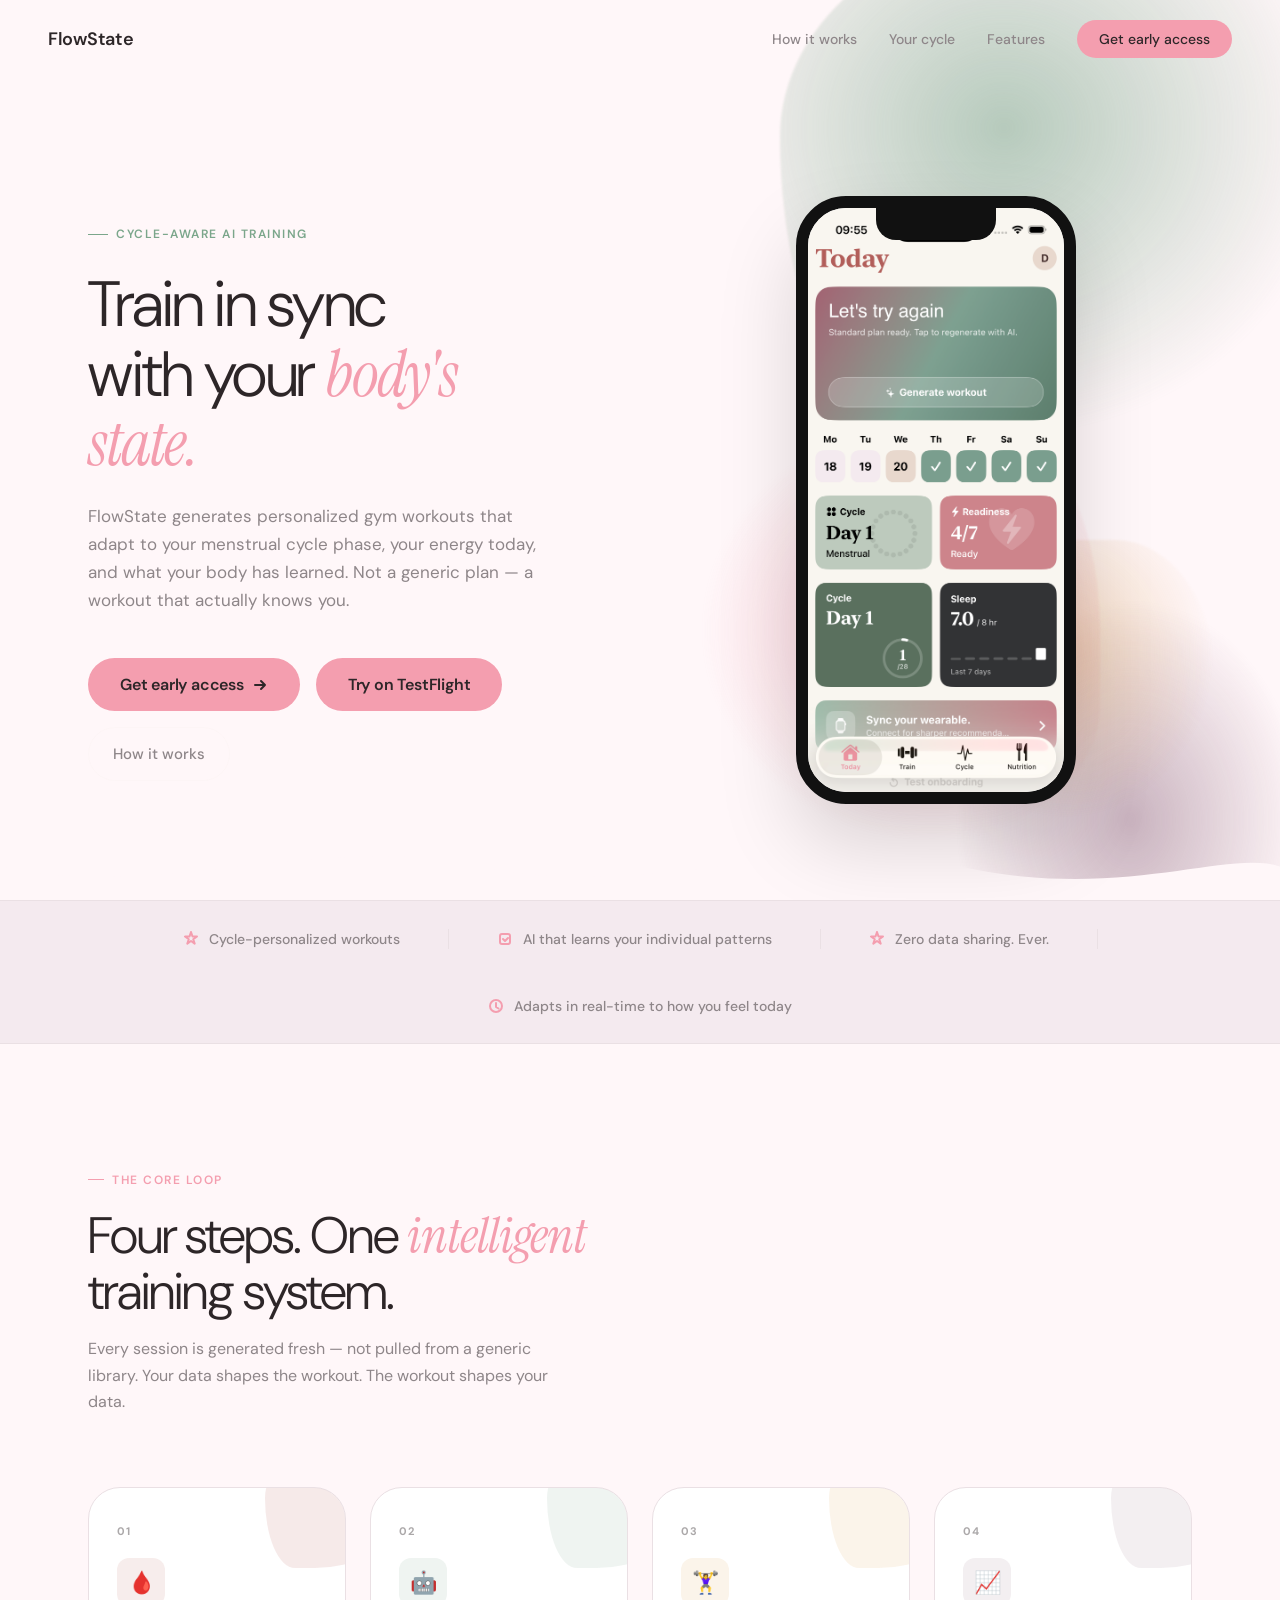
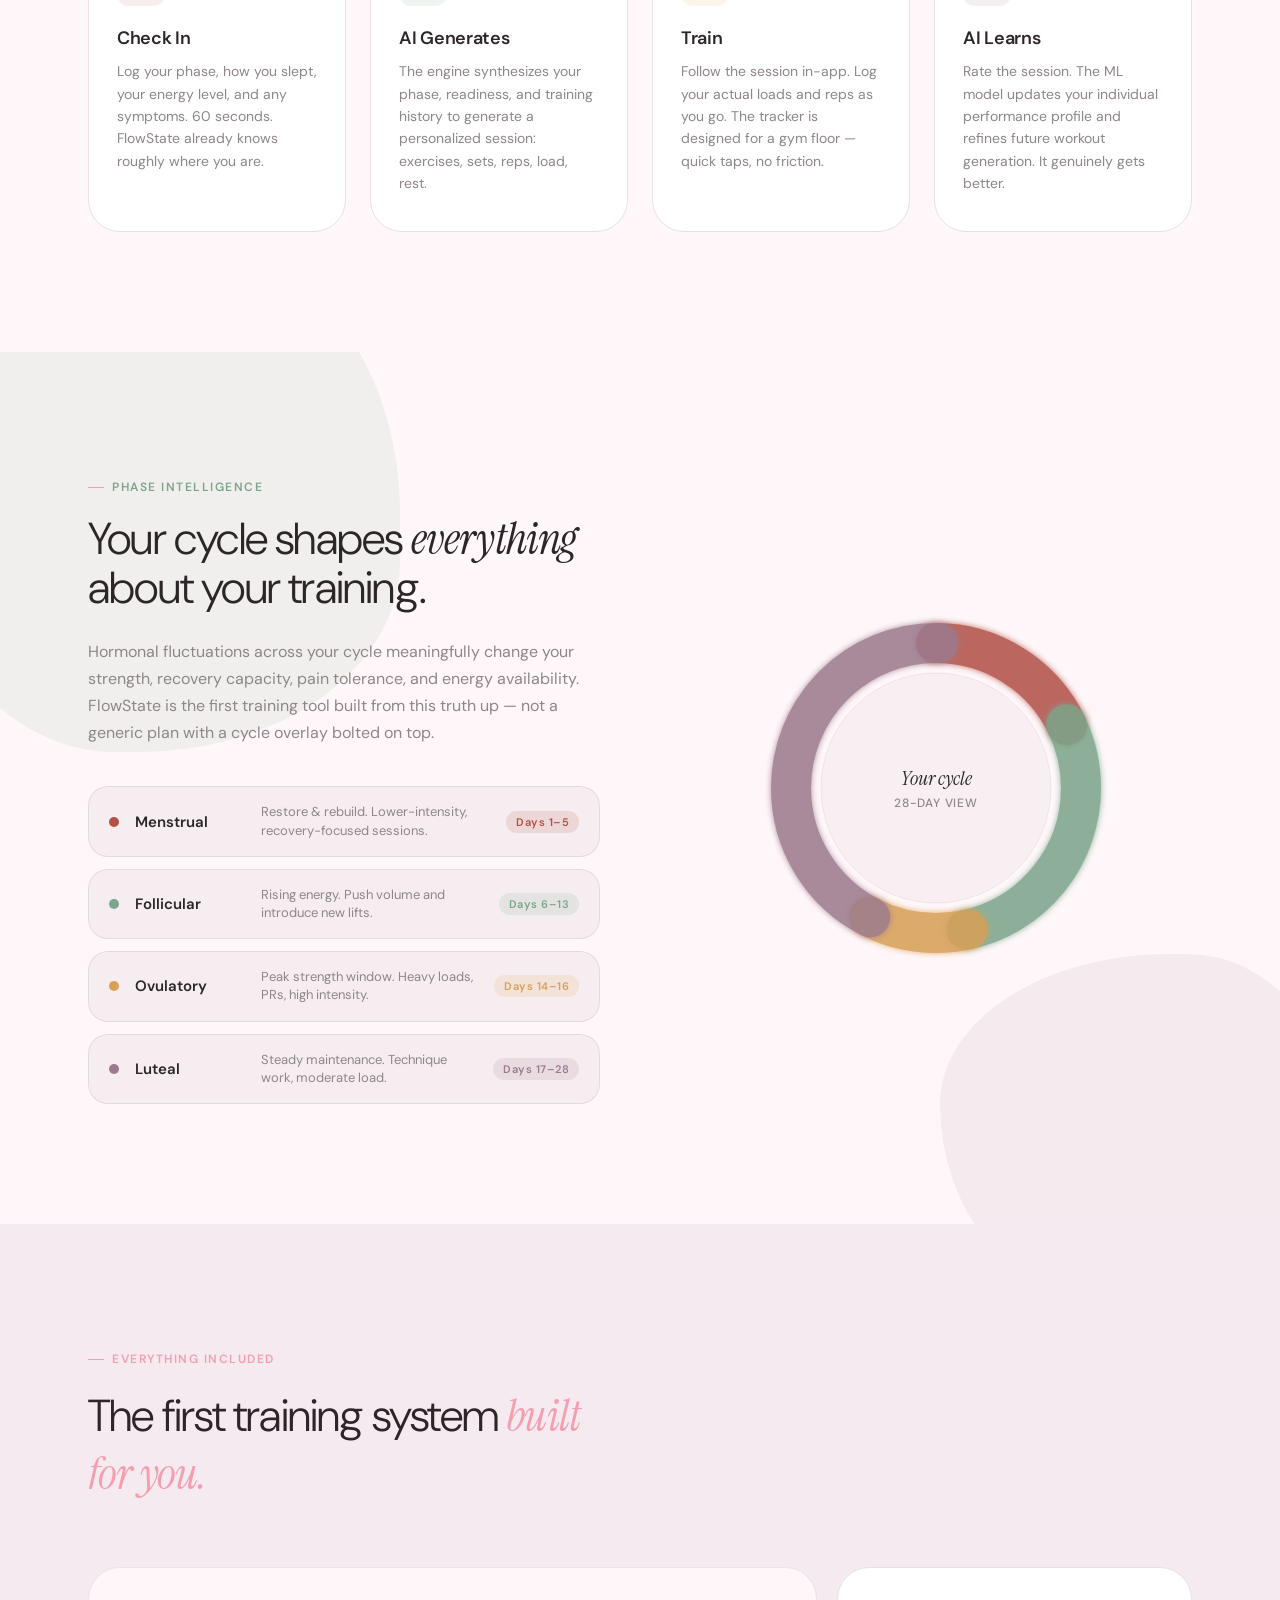
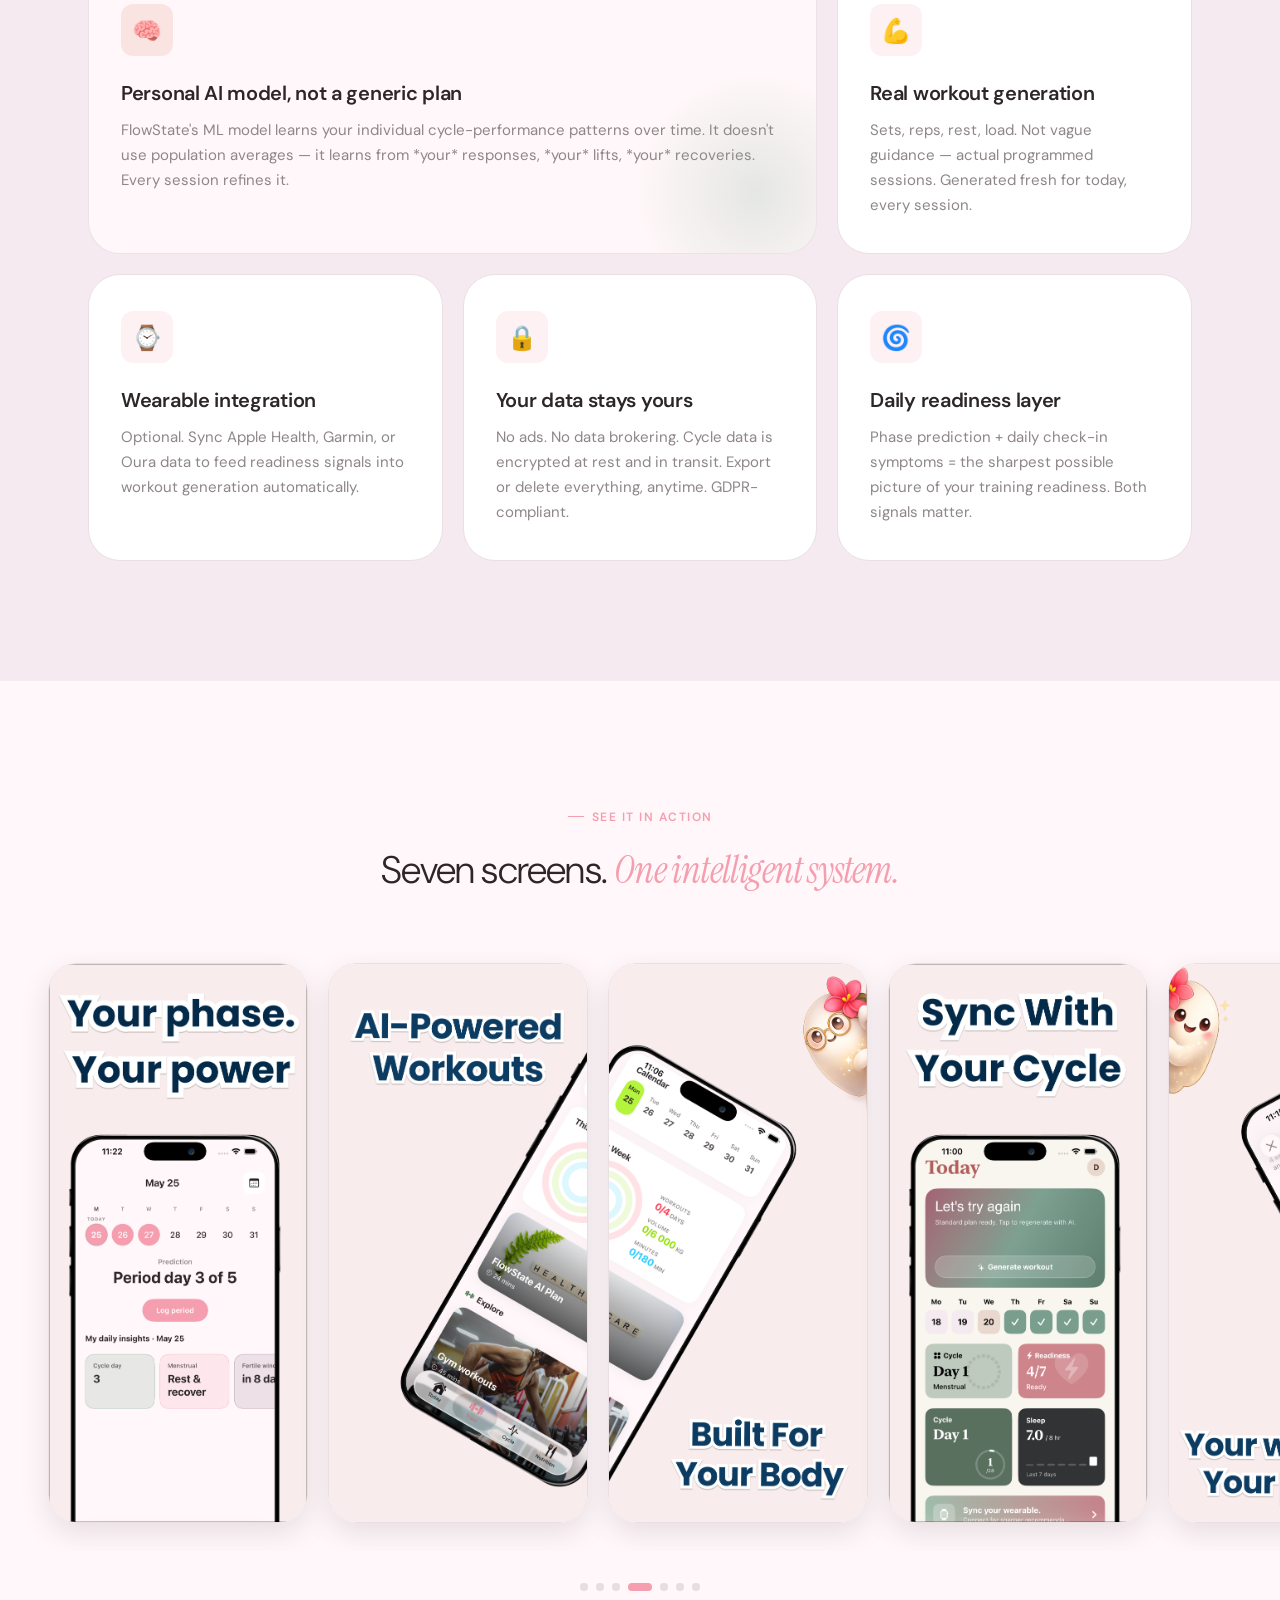
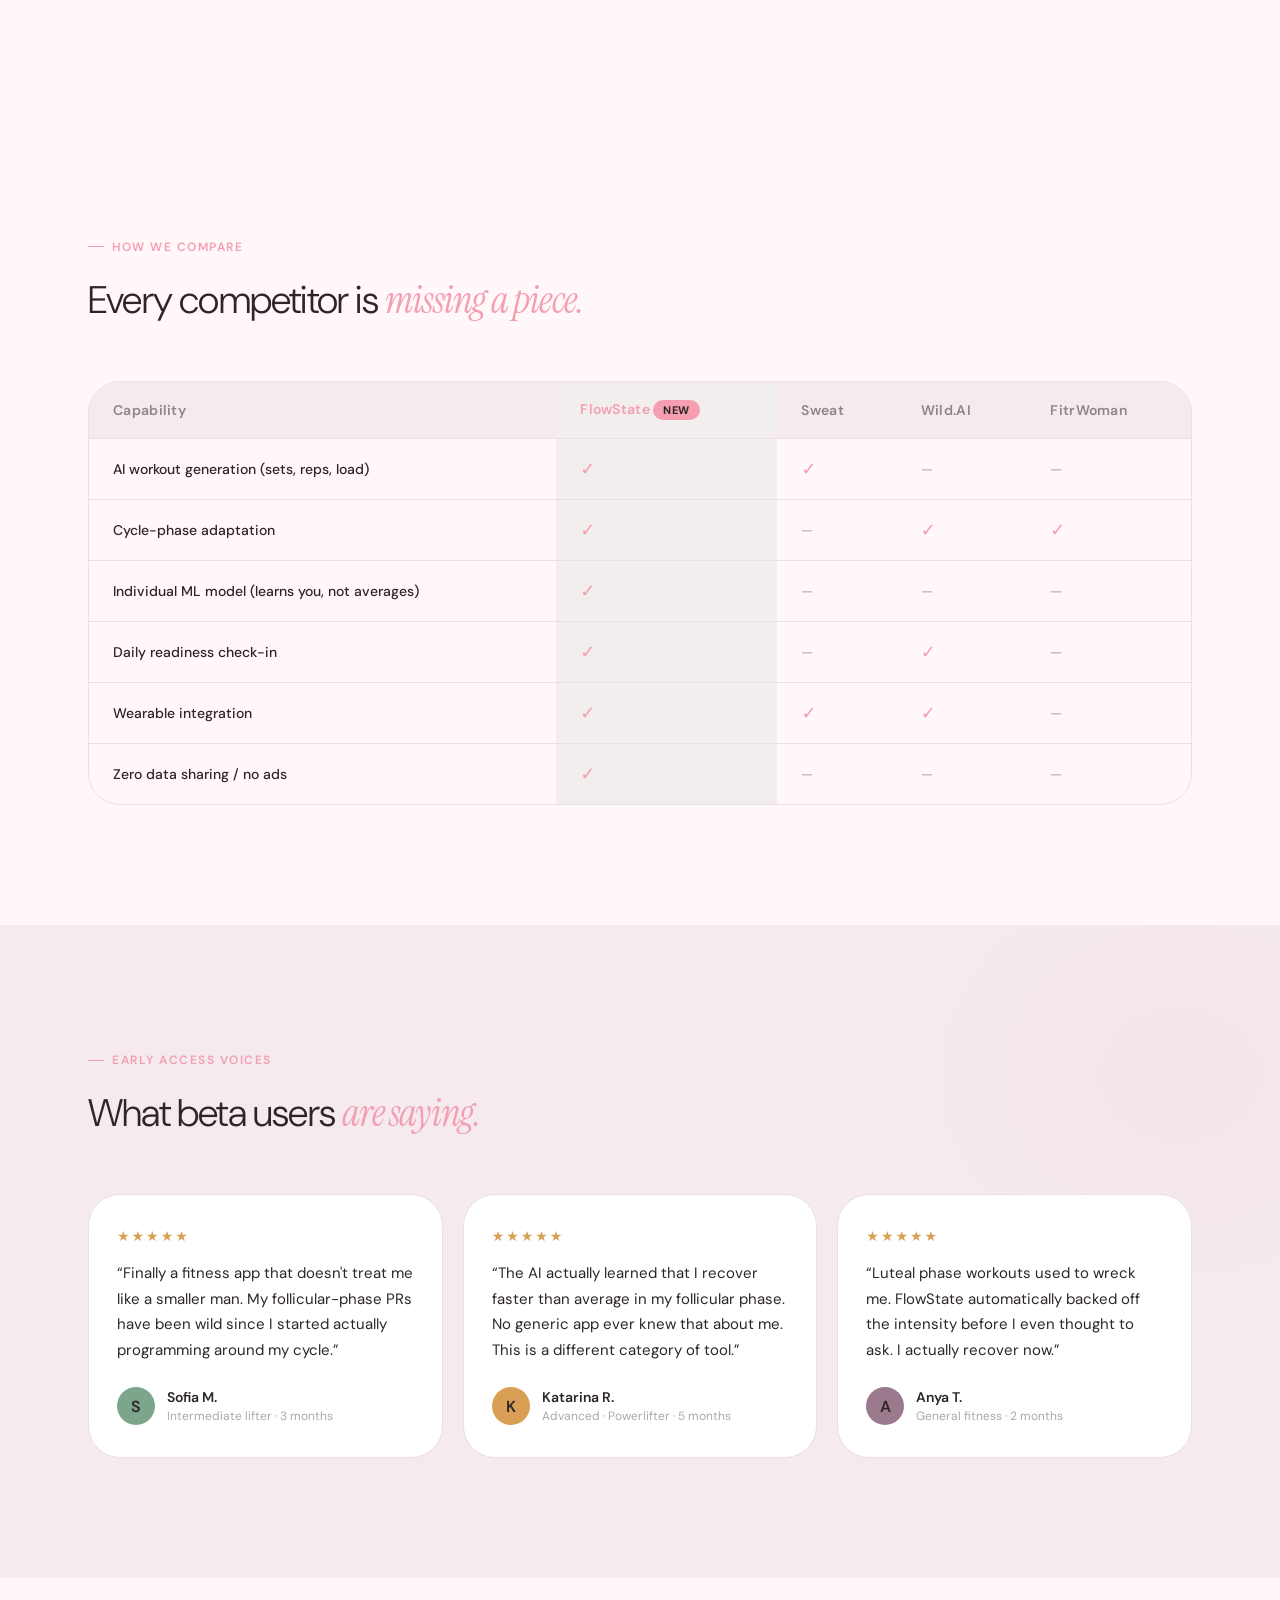
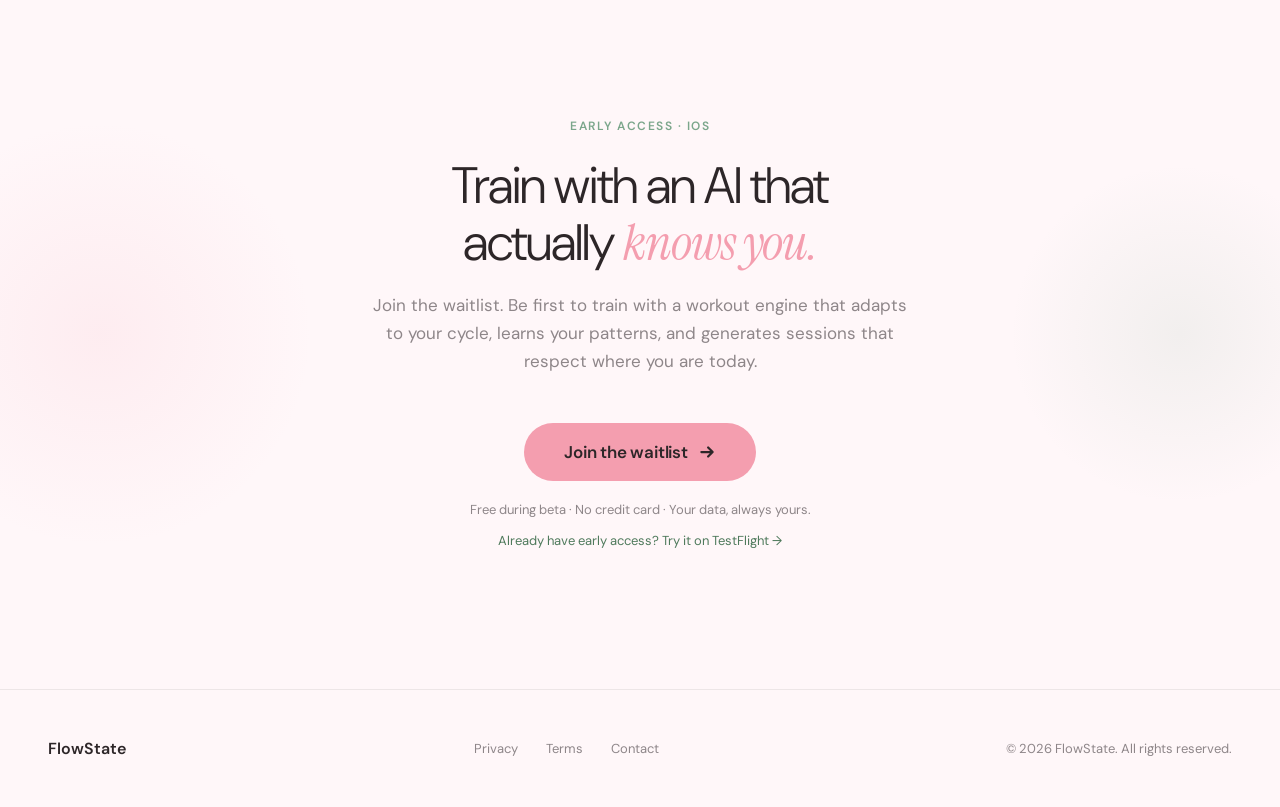
<file: index.html>
<!DOCTYPE html>
<html lang="en">
<head>
  <meta charset="UTF-8" />
  <meta name="viewport" content="width=device-width, initial-scale=1.0" />
  <title>FlowState — Train in sync with your body's state.</title>
  <meta name="description" content="FlowState generates personalized gym workouts that adapt to your menstrual cycle phase, daily readiness, and training history. The first AI workout engine that actually knows you." />
  <meta name="theme-color" content="#1A2E26" />

  <!-- Fonts -->
  <link rel="preconnect" href="https://fonts.googleapis.com" />
  <link rel="preconnect" href="https://fonts.gstatic.com" crossorigin />
  <link href="https://fonts.googleapis.com/css2?family=Instrument+Serif:ital@0;1&family=DM+Sans:ital,opsz,wght@0,9..40,300;0,9..40,400;0,9..40,500;0,9..40,600;1,9..40,300&display=swap" rel="stylesheet" />

  <style>
    /* ─── Design tokens (Clinical-Warm Sage) ─── */
        :root {
      --primary:        #F49EAF; /* soft pink accent */
      --primary-dark:   #FFF7F9; /* soft white-pink app background */
      --primary-mid:    #F4EAEF; /* recessed track */
      --accent:         #F49EAF;
      --accent-soft:    rgba(244, 158, 175, 0.15);
      --surface:        #FFF7F9;
      --surface-raised: #FFFFFF;
      --surface-alt:    #F4EAEF;
      --text-primary:   #2D2628;
      --text-secondary: #8E8689;
      --text-tertiary:  rgba(45, 38, 40, 0.4);
      --text-on-dark:   #2D2628;
      --text-on-dark-2: #8E8689;
      --border:         #EAE0E4;

      /* Cycle phases */
      --phase-menstrual:  #B25148;
      --phase-follicular: #7BA68B;
      --phase-ovulatory:  #D9A055;
      --phase-luteal:     #9C7A8E;

      --radius-sm: 8px;
      --radius-md: 12px;
      --radius-lg: 20px;
      --radius-xl: 32px;
      --radius-full: 9999px;

      --ease-out: cubic-bezier(0.22, 1, 0.36, 1);
      --ease-inout: cubic-bezier(0.45, 0, 0.55, 1);
    }

    /* ─── Reset ─── */
    *, *::before, *::after { box-sizing: border-box; margin: 0; padding: 0; }
    html { scroll-behavior: smooth; -webkit-font-smoothing: antialiased; }
    body {
      font-family: 'DM Sans', system-ui, sans-serif;
      background: var(--surface);
      color: var(--text-primary);
      overflow-x: hidden;
    }
    [hidden] { display: none !important; }

    /* ─── Nav ─── */
    nav {
      position: fixed;
      top: 0; left: 0; right: 0;
      z-index: 100;
      padding: 20px 48px;
      display: flex;
      align-items: center;
      justify-content: space-between;
      transition: background 0.4s var(--ease-out), backdrop-filter 0.4s;
    }
    nav.scrolled {
      background: rgba(255, 247, 249, 0.88);
      backdrop-filter: blur(20px);
      -webkit-backdrop-filter: blur(20px);
      border-bottom: 1px solid var(--border);
    }
    .nav-logo {
      font-family: 'DM Sans', sans-serif;
      font-size: 18px;
      font-weight: 600;
      color: var(--text-on-dark);
      letter-spacing: -0.3px;
      text-decoration: none;
      transition: color 0.4s;
    }
    nav.scrolled .nav-logo { color: var(--text-primary); }
    .nav-links { display: flex; gap: 32px; align-items: center; }
    .nav-links a {
      font-size: 14px;
      font-weight: 500;
      color: var(--text-on-dark-2);
      text-decoration: none;
      transition: color 0.3s;
    }
    nav.scrolled .nav-links a { color: var(--text-secondary); }
    .nav-links a:hover { color: var(--accent); }
    .nav-cta {
      font-size: 14px;
      font-weight: 600;
      color: var(--text-primary) !important;
      background: var(--accent);
      padding: 10px 22px;
      border-radius: var(--radius-full);
      text-decoration: none;
      transition: background 0.3s, transform 0.2s !important;
    }
    .nav-cta:hover { background: #C5674A !important; transform: scale(0.97); }
    nav.scrolled .nav-cta { color: #fff !important; }

    /* ─── Hero ─── */
    #hero {
      min-height: 100vh;
      background: var(--primary-dark);
      position: relative;
      overflow: hidden;
      display: flex;
      align-items: center;
    }

    /* Animated SVG blob background */
    .blob-container {
      position: absolute;
      inset: 0;
      pointer-events: none;
      overflow: hidden;
    }
    .blob {
      position: absolute;
      border-radius: 60% 40% 70% 30% / 50% 60% 40% 70%;
      opacity: 0.55;
      filter: blur(1px);
      animation: blobMorph 12s ease-in-out infinite alternate;
      will-change: border-radius, transform;
    }
    .blob-1 {
      width: 560px; height: 520px;
      background: radial-gradient(ellipse at 40% 40%, var(--phase-follicular), transparent 70%);
      top: -80px; right: -60px;
      animation-duration: 14s;
      animation-delay: 0s;
    }
    .blob-2 {
      width: 420px; height: 460px;
      background: radial-gradient(ellipse at 60% 50%, var(--accent), transparent 65%);
      bottom: 40px; right: 180px;
      animation-duration: 11s;
      animation-delay: -3s;
    }
    .blob-3 {
      width: 380px; height: 400px;
      background: radial-gradient(ellipse at 50% 60%, var(--phase-luteal), transparent 65%);
      bottom: -80px; right: -40px;
      animation-duration: 15s;
      animation-delay: -6s;
    }
    .blob-4 {
      width: 300px; height: 280px;
      background: radial-gradient(ellipse at 50% 40%, var(--phase-ovulatory), transparent 70%);
      top: 60%; right: 5%;
      opacity: 0.35;
      animation-duration: 9s;
      animation-delay: -9s;
    }
    @keyframes blobMorph {
      0%   { border-radius: 60% 40% 70% 30% / 50% 60% 40% 70%; transform: rotate(0deg) scale(1); }
      33%  { border-radius: 40% 60% 30% 70% / 60% 40% 70% 50%; transform: rotate(4deg) scale(1.04); }
      66%  { border-radius: 70% 30% 60% 40% / 40% 70% 50% 60%; transform: rotate(-3deg) scale(0.97); }
      100% { border-radius: 50% 50% 40% 60% / 55% 45% 65% 35%; transform: rotate(2deg) scale(1.02); }
    }

    /* Organic separator at bottom of hero */
    .hero-wave {
      position: absolute;
      bottom: -2px; left: 0; right: 0;
      pointer-events: none;
    }

    .hero-content {
      position: relative;
      z-index: 2;
      max-width: 1200px;
      margin: 0 auto;
      padding: 0 48px;
      display: grid;
      grid-template-columns: 1fr 1fr;
      gap: 80px;
      align-items: center;
      padding-top: 100px;
    }

    .hero-text { }
    .hero-eyebrow {
      display: inline-flex;
      align-items: center;
      gap: 8px;
      font-size: 12px;
      font-weight: 600;
      letter-spacing: 1.5px;
      text-transform: uppercase;
      color: var(--phase-follicular);
      margin-bottom: 28px;
    }
    .hero-eyebrow::before {
      content: '';
      display: block;
      width: 20px;
      height: 1px;
      background: var(--phase-follicular);
    }
    .hero-headline {
      font-family: 'DM Sans', sans-serif;
      font-size: clamp(40px, 5vw, 64px);
      font-weight: 300;
      line-height: 1.08;
      letter-spacing: -1.5px;
      color: var(--text-on-dark);
      margin-bottom: 12px;
    }
    .hero-headline em {
      font-family: 'Instrument Serif', Georgia, serif;
      font-style: italic;
      font-weight: 400;
      color: var(--accent);
    }
    .hero-sub {
      font-size: 17px;
      font-weight: 400;
      line-height: 1.65;
      color: var(--text-on-dark-2);
      max-width: 460px;
      margin: 24px 0 44px;
    }
    .hero-actions { display: flex; gap: 16px; align-items: center; flex-wrap: wrap; }
    .btn-primary {
      display: inline-flex;
      align-items: center;
      gap: 8px;
      padding: 16px 32px;
      background: var(--accent);
      color: var(--text-primary);
      font-family: 'DM Sans', sans-serif;
      font-size: 16px;
      font-weight: 600;
      border-radius: var(--radius-full);
      text-decoration: none;
      transition: transform 0.22s var(--ease-out), background 0.3s;
      letter-spacing: -0.2px;
    }
    .btn-primary:hover { background: #C5674A; transform: scale(0.97); }
    .btn-primary svg { transition: transform 0.2s; }
    .btn-primary:hover svg { transform: translateX(3px); }
    .btn-ghost {
      display: inline-flex;
      align-items: center;
      gap: 8px;
      padding: 16px 24px;
      color: var(--text-on-dark-2);
      font-size: 15px;
      font-weight: 500;
      text-decoration: none;
      border-radius: var(--radius-full);
      border: 1px solid rgba(245,241,232,0.2);
      transition: color 0.2s, border-color 0.2s, transform 0.2s;
    }
    .btn-ghost:hover { color: var(--text-on-dark); border-color: rgba(245,241,232,0.4); transform: scale(0.97); }

    /* Hero phone visual */
    .hero-visual {
      display: flex;
      justify-content: center;
      align-items: center;
      position: relative;
    }
    .hero-phone {
      flex-shrink: 0;
      width: min(100%, 280px);
      aspect-ratio: 1206 / 2622;
      background: #fff;
      border-radius: 50px;
      border: 12px solid #111;
      box-shadow:
        0 40px 80px rgba(0,0,0,0.15),
        inset 0 0 0 1px rgba(0,0,0,0.05);
      position: relative;
      overflow: hidden;
      animation: floatPhone 6s ease-in-out infinite;
    }
    .phone-notch {
      width: 120px;
      height: 32px;
      background: #111;
      border-radius: 0 0 20px 20px;
      position: absolute;
      top: 0;
      left: 50%;
      transform: translateX(-50%);
      z-index: 2;
    }
    .phone-screen {
      width: 100%;
      height: 100%;
      background: #fff;
      display: flex;
      flex-direction: column;
      align-items: center;
      justify-content: center;
      position: relative;
    }
    .phone-screen img {
      display: block;
      width: 100%;
      height: 100%;
      object-fit: cover;
    }
    @keyframes floatPhone {
      0%, 100% { transform: translateY(0px) rotate(-1.5deg); }
      50%       { transform: translateY(-14px) rotate(0.5deg); }
    }
    .hero-stat-pill {
      position: absolute;
      display: flex;
      align-items: center;
      gap: 10px;
      padding: 12px 18px;
      background: rgba(0,0,0,0.1);
      backdrop-filter: blur(16px);
      -webkit-backdrop-filter: blur(16px);
      border: 1px solid rgba(0,0,0,0.15);
      border-radius: var(--radius-full);
      color: var(--text-on-dark);
      font-size: 13px;
      font-weight: 500;
      white-space: nowrap;
      animation: pillFloat 8s ease-in-out infinite;
    }
    .pill-1 { top: 15%; left: -40px; animation-delay: -2s; }
    .pill-2 { bottom: 22%; left: -60px; animation-delay: -5s; }
    .pill-3 { top: 30%; right: -50px; animation-delay: -1s; }
    @keyframes pillFloat {
      0%, 100% { transform: translateY(0px); }
      50%       { transform: translateY(-8px); }
    }
    .pill-dot {
      width: 8px; height: 8px;
      border-radius: 50%;
      flex-shrink: 0;
    }

    /* ─── Trust bar ─── */
    #trust {
      background: var(--surface-alt);
      padding: 28px 0;
      border-top: 1px solid var(--border);
      border-bottom: 1px solid var(--border);
    }
    .trust-inner {
      max-width: 1200px;
      margin: 0 auto;
      padding: 0 48px;
      display: flex;
      align-items: center;
      gap: 48px;
      justify-content: center;
      flex-wrap: wrap;
    }
    .trust-item {
      display: flex;
      align-items: center;
      gap: 10px;
      color: var(--text-secondary);
      font-size: 14px;
      font-weight: 500;
    }
    .trust-item svg { color: var(--primary); }
    .trust-divider { width: 1px; height: 20px; background: var(--border); }

    /* ─── Section wrapper ─── */
    .section {
      max-width: 1200px;
      margin: 0 auto;
      padding: 0 48px;
    }
    .section-label {
      display: inline-flex;
      align-items: center;
      gap: 8px;
      font-size: 12px;
      font-weight: 600;
      letter-spacing: 1.5px;
      text-transform: uppercase;
      color: var(--accent);
      margin-bottom: 20px;
    }
    .section-label::before {
      content: '';
      width: 16px; height: 1px;
      background: var(--accent);
    }

    /* ─── How it works ─── */
    #how {
      padding: 120px 0;
      background: var(--surface);
      position: relative;
    }
    .how-header {
      max-width: 1200px;
      margin: 0 auto;
      padding: 0 48px;
      margin-bottom: 72px;
    }
    .how-headline {
      font-family: 'DM Sans', sans-serif;
      font-size: clamp(32px, 4vw, 52px);
      font-weight: 300;
      letter-spacing: -1px;
      line-height: 1.1;
      color: var(--text-primary);
      max-width: 600px;
    }
    .how-headline em {
      font-family: 'Instrument Serif', Georgia, serif;
      font-style: italic;
      font-weight: 400;
      color: var(--primary);
    }
    .how-sub {
      font-size: 16px;
      color: var(--text-secondary);
      line-height: 1.65;
      max-width: 480px;
      margin-top: 16px;
    }

    .steps-grid {
      max-width: 1200px;
      margin: 0 auto;
      padding: 0 48px;
      display: grid;
      grid-template-columns: repeat(4, 1fr);
      gap: 24px;
    }
    .step-card {
      position: relative;
      padding: 36px 28px;
      background: var(--surface-raised);
      border: 1px solid var(--border);
      border-radius: var(--radius-xl);
      overflow: hidden;
      transition: transform 0.3s var(--ease-out), box-shadow 0.3s;
    }
    .step-card:hover {
      transform: translateY(-6px);
      box-shadow: 0 20px 60px rgba(45, 84, 71, 0.12);
    }
    /* Organic blob accent in each card */
    .step-card::before {
      content: '';
      position: absolute;
      top: -40px; right: -40px;
      width: 120px; height: 120px;
      border-radius: 60% 40% 70% 30% / 50% 60% 40% 70%;
      opacity: 0.12;
    }
    .step-card:nth-child(1)::before { background: var(--phase-menstrual); }
    .step-card:nth-child(2)::before { background: var(--phase-follicular); }
    .step-card:nth-child(3)::before { background: var(--phase-ovulatory); }
    .step-card:nth-child(4)::before { background: var(--phase-luteal); }

    .step-number {
      font-size: 11px;
      font-weight: 700;
      letter-spacing: 1.2px;
      text-transform: uppercase;
      color: var(--text-tertiary);
      margin-bottom: 20px;
    }
    .step-icon {
      width: 48px; height: 48px;
      border-radius: var(--radius-md);
      display: flex;
      align-items: center;
      justify-content: center;
      font-size: 22px;
      margin-bottom: 20px;
    }
    .step-card:nth-child(1) .step-icon { background: rgba(178,81,72,0.1); }
    .step-card:nth-child(2) .step-icon { background: rgba(123,166,139,0.12); }
    .step-card:nth-child(3) .step-icon { background: rgba(217,160,85,0.12); }
    .step-card:nth-child(4) .step-icon { background: rgba(156,122,142,0.12); }
    .step-title {
      font-size: 18px;
      font-weight: 600;
      letter-spacing: -0.3px;
      color: var(--text-primary);
      margin-bottom: 10px;
    }
    .step-desc {
      font-size: 14px;
      line-height: 1.6;
      color: var(--text-secondary);
    }

    /* ─── Cycle section ─── */
    #cycle {
      padding: 120px 0;
      background: var(--primary-dark);
      position: relative;
      overflow: hidden;
    }
    .cycle-blob {
      position: absolute;
      border-radius: 60% 40% 55% 45% / 45% 55% 40% 60%;
      opacity: 0.1;
      pointer-events: none;
    }
    .cycle-blob-1 { width: 500px; height: 500px; background: var(--phase-follicular); top: -100px; left: -100px; }
    .cycle-blob-2 { width: 400px; height: 350px; background: var(--phase-luteal); bottom: -80px; right: -60px; }

    .cycle-inner {
      max-width: 1200px;
      margin: 0 auto;
      padding: 0 48px;
      display: grid;
      grid-template-columns: 1fr 1fr;
      gap: 80px;
      align-items: center;
    }
    .cycle-text-side {}
    .cycle-headline {
      font-family: 'DM Sans', sans-serif;
      font-size: clamp(30px, 3.5vw, 48px);
      font-weight: 300;
      letter-spacing: -0.8px;
      line-height: 1.1;
      color: var(--text-on-dark);
      margin-bottom: 24px;
    }
    .cycle-headline em {
      font-family: 'Instrument Serif', Georgia, serif;
      font-style: italic;
      font-weight: 400;
    }
    .cycle-body {
      font-size: 16px;
      line-height: 1.7;
      color: var(--text-on-dark-2);
      margin-bottom: 40px;
    }

    /* Phase pills */
    .phase-pills { display: flex; flex-direction: column; gap: 12px; }
    .phase-pill {
      display: flex;
      align-items: center;
      gap: 16px;
      padding: 16px 20px;
      border-radius: var(--radius-lg);
      border: 1px solid rgba(0,0,0,0.08);
      background: rgba(0,0,0,0.04);
      cursor: default;
      transition: background 0.3s, border-color 0.3s, transform 0.3s var(--ease-out);
    }
    .phase-pill:hover {
      background: rgba(0,0,0,0.08);
      border-color: rgba(0,0,0,0.16);
      transform: translateX(6px);
    }
    .phase-pill-dot {
      width: 10px; height: 10px;
      border-radius: 50%;
      flex-shrink: 0;
    }
    .phase-pill-name {
      font-size: 15px;
      font-weight: 600;
      color: var(--text-on-dark);
      min-width: 110px;
    }
    .phase-pill-desc {
      font-size: 13px;
      color: var(--text-on-dark-2);
      line-height: 1.4;
    }
    .phase-pill-tag {
      margin-left: auto;
      font-size: 11px;
      font-weight: 600;
      letter-spacing: 0.5px;
      padding: 4px 10px;
      border-radius: var(--radius-full);
      flex-shrink: 0;
    }

    /* Cycle ring visual */
    .cycle-visual-side {
      display: flex;
      align-items: center;
      justify-content: center;
      position: relative;
    }
    .cycle-ring-wrap {
      position: relative;
      width: 360px;
      height: 360px;
    }
    .cycle-ring-wrap svg {
      width: 100%;
      height: 100%;
      animation: rotateSlow 40s linear infinite;
    }
    @keyframes rotateSlow {
      from { transform: rotate(0deg); }
      to   { transform: rotate(360deg); }
    }
    .cycle-ring-center {
      position: absolute;
      inset: 0;
      display: flex;
      flex-direction: column;
      align-items: center;
      justify-content: center;
      text-align: center;
    }
    .cycle-ring-label {
      font-family: 'Instrument Serif', Georgia, serif;
      font-style: italic;
      font-size: 20px;
      color: var(--text-on-dark);
      line-height: 1.3;
    }
    .cycle-ring-sublabel {
      font-size: 12px;
      color: var(--text-on-dark-2);
      margin-top: 4px;
      font-weight: 500;
      letter-spacing: 0.8px;
      text-transform: uppercase;
    }
    /* Orbiting dots */
    .orbit-dot {
      position: absolute;
      width: 10px; height: 10px;
      border-radius: 50%;
      top: 50%; left: 50%;
      transform-origin: 0 0;
    }

    /* ─── Features ─── */
    #features {
      padding: 120px 0;
      background: var(--surface-alt);
    }
    .features-header {
      max-width: 1200px;
      margin: 0 auto;
      padding: 0 48px;
      margin-bottom: 64px;
    }
    .features-headline {
      font-family: 'DM Sans', sans-serif;
      font-size: clamp(30px, 3.5vw, 48px);
      font-weight: 300;
      letter-spacing: -0.8px;
      color: var(--text-primary);
      max-width: 520px;
    }
    .features-headline em {
      font-family: 'Instrument Serif', Georgia, serif;
      font-style: italic;
      color: var(--primary);
    }

    .features-grid {
      max-width: 1200px;
      margin: 0 auto;
      padding: 0 48px;
      display: grid;
      grid-template-columns: repeat(3, 1fr);
      gap: 20px;
    }
    .feature-card {
      padding: 36px 32px;
      background: var(--surface-raised);
      border: 1px solid var(--border);
      border-radius: var(--radius-xl);
      position: relative;
      overflow: hidden;
      transition: transform 0.3s var(--ease-out), box-shadow 0.3s;
    }
    .feature-card.featured {
      background: var(--primary-dark);
      border-color: rgba(0,0,0,0.08);
      grid-column: span 2;
    }
    .feature-card:hover {
      transform: translateY(-4px);
      box-shadow: 0 16px 48px rgba(45,84,71,0.1);
    }
    .feature-card.featured:hover {
      box-shadow: 0 16px 48px rgba(0,0,0,0.3);
    }
    .feature-icon-wrap {
      width: 52px; height: 52px;
      border-radius: var(--radius-md);
      display: flex; align-items: center; justify-content: center;
      font-size: 24px;
      margin-bottom: 24px;
      background: var(--accent-soft);
    }
    .feature-card.featured .feature-icon-wrap { background: rgba(217,119,87,0.15); }
    .feature-title {
      font-size: 20px;
      font-weight: 600;
      letter-spacing: -0.3px;
      color: var(--text-primary);
      margin-bottom: 12px;
    }
    .feature-card.featured .feature-title { color: var(--text-on-dark); }
    .feature-desc {
      font-size: 15px;
      line-height: 1.65;
      color: var(--text-secondary);
    }
    .feature-card.featured .feature-desc { color: var(--text-on-dark-2); }

    /* featured card blob */
    .feature-card.featured::after {
      content: '';
      position: absolute;
      bottom: -60px; right: -60px;
      width: 240px; height: 240px;
      border-radius: 60% 40% 50% 50% / 50% 50% 60% 40%;
      background: radial-gradient(ellipse at 50% 50%, var(--phase-follicular), transparent 70%);
      opacity: 0.2;
      pointer-events: none;
    }

    /* ─── Comparison ─── */
    #compare {
      padding: 120px 0;
      background: var(--surface);
    }
    .compare-inner {
      max-width: 1200px;
      margin: 0 auto;
      padding: 0 48px;
    }
    .compare-headline {
      font-family: 'DM Sans', sans-serif;
      font-size: clamp(28px, 3vw, 44px);
      font-weight: 300;
      letter-spacing: -0.8px;
      color: var(--text-primary);
      max-width: 560px;
      margin-bottom: 56px;
    }
    .compare-headline em {
      font-family: 'Instrument Serif', Georgia, serif;
      font-style: italic;
      color: var(--primary);
    }

    .compare-table-wrap {
      overflow-x: auto;
      border-radius: var(--radius-xl);
      border: 1px solid var(--border);
    }
    .compare-table {
      width: 100%;
      border-collapse: collapse;
    }
    .compare-table th, .compare-table td {
      padding: 18px 24px;
      text-align: left;
      font-size: 14px;
      border-bottom: 1px solid var(--border);
    }
    .compare-table th {
      font-weight: 600;
      background: var(--surface-alt);
      color: var(--text-secondary);
      letter-spacing: 0.3px;
    }
    .compare-table td { color: var(--text-primary); }
    .compare-table td:first-child { font-weight: 500; }
    .compare-table th.flowstate-col,
    .compare-table td.flowstate-col {
      background: rgba(45,84,71,0.06);
      color: var(--primary);
      font-weight: 600;
    }
    .compare-table th.flowstate-col { color: var(--primary); }
    .compare-table tr:last-child td { border-bottom: none; }
    .check { color: var(--primary); font-size: 18px; }
    .cross { color: var(--text-tertiary); }
    .badge-fs {
      display: inline-flex;
      align-items: center;
      gap: 4px;
      padding: 3px 10px;
      background: var(--primary);
      color: var(--text-primary);
      font-size: 11px;
      font-weight: 700;
      border-radius: var(--radius-full);
      letter-spacing: 0.5px;
      text-transform: uppercase;
    }

    /* ─── Testimonials ─── */
    #testimonials {
      padding: 120px 0;
      background: var(--surface-alt);
      position: relative;
      overflow: hidden;
    }
    .testimonials-blob {
      position: absolute;
      width: 600px; height: 500px;
      border-radius: 50% 60% 40% 70% / 60% 40% 70% 50%;
      background: radial-gradient(ellipse at 50% 50%, var(--primary), transparent 65%);
      opacity: 0.06;
      right: -200px; top: -100px;
      pointer-events: none;
    }
    .testimonials-inner {
      max-width: 1200px;
      margin: 0 auto;
      padding: 0 48px;
    }
    .testimonials-headline {
      font-family: 'DM Sans', sans-serif;
      font-size: clamp(28px, 3vw, 44px);
      font-weight: 300;
      letter-spacing: -0.8px;
      color: var(--text-primary);
      margin-bottom: 56px;
      max-width: 480px;
    }
    .testimonials-headline em {
      font-family: 'Instrument Serif', Georgia, serif;
      font-style: italic;
      color: var(--primary);
    }
    .testi-grid {
      display: grid;
      grid-template-columns: repeat(3, 1fr);
      gap: 20px;
    }
    .testi-card {
      background: var(--surface-raised);
      border: 1px solid var(--border);
      border-radius: var(--radius-xl);
      padding: 32px 28px;
      transition: transform 0.3s var(--ease-out);
    }
    .testi-card:hover { transform: translateY(-4px); }
    .testi-stars { font-size: 14px; margin-bottom: 16px; color: var(--phase-ovulatory); letter-spacing: 2px; }
    .testi-quote {
      font-size: 15px;
      line-height: 1.7;
      color: var(--text-primary);
      margin-bottom: 24px;
      font-weight: 400;
    }
    .testi-quote::before { content: '\201C'; }
    .testi-quote::after  { content: '\201D'; }
    .testi-author {
      display: flex;
      align-items: center;
      gap: 12px;
    }
    .testi-avatar {
      width: 38px; height: 38px;
      border-radius: 50%;
      display: flex; align-items: center; justify-content: center;
      font-size: 16px;
      font-weight: 600;
      color: var(--text-primary);
    }
    .testi-name { font-size: 14px; font-weight: 600; color: var(--text-primary); }
    .testi-meta { font-size: 12px; color: var(--text-tertiary); margin-top: 2px; }

    /* ─── CTA ─── */
    #cta {
      padding: 140px 0;
      background: var(--primary-dark);
      position: relative;
      overflow: hidden;
      text-align: center;
    }
    .cta-blob-l {
      position: absolute;
      width: 500px; height: 500px;
      border-radius: 40% 60% 55% 45% / 55% 45% 60% 40%;
      background: radial-gradient(ellipse, var(--accent), transparent 60%);
      opacity: 0.12;
      left: -150px; top: 50%;
      transform: translateY(-50%);
      pointer-events: none;
    }
    .cta-blob-r {
      position: absolute;
      width: 400px; height: 400px;
      border-radius: 55% 45% 40% 60% / 45% 60% 40% 55%;
      background: radial-gradient(ellipse, var(--phase-follicular), transparent 60%);
      opacity: 0.1;
      right: -100px; top: 50%;
      transform: translateY(-50%);
      pointer-events: none;
    }
    .cta-inner {
      position: relative;
      z-index: 2;
      max-width: 640px;
      margin: 0 auto;
      padding: 0 48px;
    }
    .cta-eyebrow {
      font-size: 12px;
      font-weight: 600;
      letter-spacing: 1.5px;
      text-transform: uppercase;
      color: var(--phase-follicular);
      margin-bottom: 24px;
    }
    .cta-headline {
      font-family: 'DM Sans', sans-serif;
      font-size: clamp(32px, 4vw, 56px);
      font-weight: 300;
      letter-spacing: -1px;
      line-height: 1.1;
      color: var(--text-on-dark);
      margin-bottom: 20px;
    }
    .cta-headline em {
      font-family: 'Instrument Serif', Georgia, serif;
      font-style: italic;
      color: var(--accent);
    }
    .cta-sub {
      font-size: 17px;
      line-height: 1.65;
      color: var(--text-on-dark-2);
      margin-bottom: 48px;
    }
    .cta-actions { display: flex; gap: 16px; justify-content: center; flex-wrap: wrap; }
    .btn-primary-lg {
      display: inline-flex;
      align-items: center;
      gap: 10px;
      padding: 18px 40px;
      background: var(--accent);
      color: var(--text-primary);
      font-family: 'DM Sans', sans-serif;
      font-size: 17px;
      font-weight: 600;
      border-radius: var(--radius-full);
      text-decoration: none;
      transition: background 0.3s, transform 0.2s;
      letter-spacing: -0.2px;
    }
    .btn-primary-lg:hover { background: #C5674A; transform: scale(0.97); }
    .cta-fine {
      margin-top: 20px;
      font-size: 13px;
      color: var(--text-on-dark-2);
    }

    /* ─── Footer ─── */
    footer {
      background: var(--primary-dark);
      border-top: 1px solid rgba(0,0,0,0.07);
      padding: 48px;
    }
    .footer-inner {
      max-width: 1200px;
      margin: 0 auto;
      display: flex;
      align-items: center;
      justify-content: space-between;
      flex-wrap: wrap;
      gap: 24px;
    }
    .footer-logo {
      font-size: 16px;
      font-weight: 600;
      color: var(--text-on-dark);
      text-decoration: none;
    }
    .footer-links { display: flex; gap: 28px; }
    .footer-links a {
      font-size: 13px;
      color: var(--text-on-dark-2);
      text-decoration: none;
      transition: color 0.2s;
    }
    .footer-links a:hover { color: var(--text-on-dark); }
    .footer-copy { font-size: 13px; color: var(--text-on-dark-2); }

    /* ─── Scroll animations ─── */
    .fade-up {
      opacity: 0;
      transform: translateY(32px);
      transition: opacity 0.7s var(--ease-out), transform 0.7s var(--ease-out);
    }
    .fade-up.visible {
      opacity: 1;
      transform: translateY(0);
    }
    .fade-up-delay-1 { transition-delay: 0.1s; }
    .fade-up-delay-2 { transition-delay: 0.2s; }
    .fade-up-delay-3 { transition-delay: 0.3s; }
    .fade-up-delay-4 { transition-delay: 0.4s; }

    /* ─── Responsive ─── */
    @media (max-width: 900px) {
      nav { padding: 16px 24px; }
      .nav-links { gap: 20px; }
      .hero-content { grid-template-columns: 1fr; gap: 60px; padding: 0 24px; padding-top: 120px; }
      .hero-visual { order: -1; }
      .hero-phone {
        width: min(82vw, 300px);
        height: auto;
        max-height: none;
        border-width: 10px;
        border-radius: 42px;
      }
      .phone-notch {
        width: 96px;
        height: 26px;
        border-radius: 0 0 17px 17px;
      }
      .pill-1, .pill-2, .pill-3 { display: none; }
      .steps-grid { grid-template-columns: repeat(2, 1fr); padding: 0 24px; }
      .cycle-inner { grid-template-columns: 1fr; gap: 60px; padding: 0 24px; }
      .features-grid { grid-template-columns: 1fr; padding: 0 24px; }
      .feature-card.featured { grid-column: span 1; }
      .compare-inner { padding: 0 24px; }
      .testimonials-inner { padding: 0 24px; }
      .testi-grid { grid-template-columns: 1fr; }
      .trust-inner { padding: 0 24px; gap: 24px; }
      .trust-divider { display: none; }
      .section { padding: 0 24px; }
      .how-header { padding: 0 24px; }
      .features-header { padding: 0 24px; }
      .cycle-ring-wrap { width: 280px; height: 280px; }
    }

    /* ─── Waitlist Modal ─── */
    .modal-backdrop {
      position: fixed; inset: 0; z-index: 9999;
      background: rgba(26, 22, 20, 0.55);
      backdrop-filter: blur(4px);
      display: flex; align-items: center; justify-content: center;
      padding: 24px;
      opacity: 0; transition: opacity 0.25s ease;
    }
    .modal-backdrop.modal-open { opacity: 1; }
    .modal-backdrop[hidden] { display: none; }

    .modal-card {
      background: #FFF7F0;
      border-radius: 20px;
      padding: 40px 36px 36px;
      max-width: 420px; width: 100%;
      position: relative;
      transform: translateY(16px);
      transition: transform 0.3s cubic-bezier(0.22,1,0.36,1);
      box-shadow: 0 24px 64px rgba(26,22,20,0.18);
    }
    .modal-backdrop.modal-open .modal-card { transform: translateY(0); }

    .modal-close {
      position: absolute; top: 16px; right: 16px;
      width: 32px; height: 32px;
      background: none; border: none; cursor: pointer;
      color: #8A7F79; border-radius: 8px;
      display: flex; align-items: center; justify-content: center;
      transition: background 0.15s, color 0.15s;
    }
    .modal-close:hover { background: #EDE3DB; color: #2D5447; }

    .modal-eyebrow {
      font-size: 11px; font-weight: 600; letter-spacing: 0.1em;
      text-transform: uppercase; color: #4F7A5C; margin: 0 0 8px;
    }
    .modal-title { font-size: 22px; font-weight: 700; color: #1A1614; margin: 0 0 8px; }
    .modal-sub { font-size: 14px; color: #6B5E58; margin: 0 0 24px; line-height: 1.5; }

    .modal-form { display: flex; flex-direction: column; gap: 12px; }
    .modal-input {
      width: 100%; padding: 14px 16px;
      border: 1.5px solid #D9CEC8; border-radius: 12px;
      font-size: 15px; color: #1A1614; background: #FFFBF8;
      outline: none; transition: border-color 0.15s, box-shadow 0.15s;
      box-sizing: border-box;
    }
    .modal-input:focus { border-color: #4F7A5C; box-shadow: 0 0 0 3px rgba(79,122,92,0.12); }
    .modal-input::placeholder { color: #B0A49E; }

    .modal-submit { width: 100%; position: relative; min-height: 54px; }
    .submit-spinner {
      width: 18px; height: 18px;
      border: 2px solid rgba(255,255,255,0.4); border-top-color: #fff;
      border-radius: 50%; animation: spin 0.7s linear infinite;
      position: absolute; left: 50%; top: 50%; transform: translate(-50%, -50%);
    }
    @keyframes spin { to { transform: translate(-50%, -50%) rotate(360deg); } }

    .modal-error {
      font-size: 13px; color: #C0392B; margin-top: 4px;
      padding: 10px 14px; background: #FDF0EE; border-radius: 8px;
    }

    .modal-success { text-align: center; padding: 8px 0; }
    .success-icon {
      width: 52px; height: 52px; border-radius: 50%;
      background: #E8F0EB; color: #2D5447;
      font-size: 22px; line-height: 52px; text-align: center;
      margin: 0 auto 16px;
    }
    .success-headline { font-size: 20px; font-weight: 700; color: #1A1614; margin: 0 0 8px; }
    .success-sub { font-size: 14px; color: #6B5E58; margin: 0 0 24px; }

    .cta-testflight-link {
      display: block; margin-top: 14px;
      font-size: 13px; color: #4F7A5C; text-decoration: none;
      transition: opacity 0.15s;
    }
    .cta-testflight-link:hover { opacity: 0.7; text-decoration: underline; }

    @media (max-width: 480px) {
      .modal-card { padding: 32px 24px 28px; }
    }

    /* ─── Screenshots ─── */
    #screenshots {
      padding: 120px 0;
      background: var(--surface);
      overflow: hidden;
    }
    .screenshots-header {
      text-align: center;
      margin-bottom: 56px;
      padding: 0 48px;
    }
    .screenshots-headline {
      font-family: 'DM Sans', sans-serif;
      font-size: clamp(28px, 3vw, 44px);
      font-weight: 300;
      letter-spacing: -0.8px;
      color: var(--text-primary);
    }
    .screenshots-headline em {
      font-family: 'Instrument Serif', Georgia, serif;
      font-style: italic;
      color: var(--primary);
    }
    .screenshots-track-wrap {
      width: 100%;
      overflow-x: auto;
      scroll-snap-type: x mandatory;
      -webkit-overflow-scrolling: touch;
      scrollbar-width: none;
      position: relative;
      cursor: grab;
      user-select: none;
    }
    .screenshots-track-wrap::-webkit-scrollbar {
      display: none;
    }
    .screenshots-track-wrap:active {
      cursor: grabbing;
    }
    .screenshots-track {
      display: flex;
      gap: 20px;
      padding: 12px 48px 28px;
    }
    .screenshot-slide {
      flex: 0 0 auto;
      width: 260px;
      border-radius: 28px;
      overflow: hidden;
      box-shadow: 0 10px 30px rgba(0,0,0,0.1);
      transition: transform 0.3s var(--ease-out), box-shadow 0.3s var(--ease-out);
      scroll-snap-align: center;
    }
    .screenshot-slide:hover {
      transform: translateY(-6px);
      box-shadow: 0 20px 40px rgba(0,0,0,0.15);
    }
    .screenshot-slide img {
      width: 100%;
      display: block;
      pointer-events: none;
      border: 1px solid var(--border);
      border-radius: inherit;
    }
    .screenshots-nav {
      display: flex;
      align-items: center;
      justify-content: center;
      gap: 20px;
      margin-top: 32px;
    }
    .ss-nav-btn {
      width: 44px;
      height: 44px;
      border-radius: 50%;
      border: 1px solid var(--border);
      background: var(--surface-raised);
      color: var(--text-primary);
      display: flex;
      align-items: center;
      justify-content: center;
      cursor: pointer;
      transition: background 0.2s, border-color 0.2s, transform 0.2s;
    }
    .ss-nav-btn:hover {
      background: var(--surface-alt);
      border-color: var(--text-tertiary);
      transform: scale(1.05);
    }
    .ss-nav-btn:disabled {
      opacity: 0.3;
      cursor: default;
      transform: none;
    }
    .ss-dots {
      display: flex;
      gap: 8px;
      align-items: center;
    }
    .ss-dot {
      width: 8px;
      height: 8px;
      background: rgba(0,0,0,0.1);
      transition: background 0.25s, transform 0.25s, width 0.25s;
      border-radius: 999px;
      cursor: pointer;
      border: none;
      padding: 0;
    }
    .ss-dot.active {
      background: var(--accent);
      width: 24px;
      transform: none;
    }
    @media (max-width: 900px) {
      .screenshots-track { padding: 12px 24px 24px; }
      .screenshot-slide { width: 220px; }
    }
  </style>
</head>
<body>

  <!-- ─── Navigation ─── -->
  <nav id="nav">
    <a href="#" class="nav-logo">FlowState</a>
    <div class="nav-links">
      <a href="#how">How it works</a>
      <a href="#cycle">Your cycle</a>
      <a href="#features">Features</a>
      <a href="#cta" class="nav-cta" id="nav-cta-btn">Get early access</a>
    </div>
  </nav>

  <!-- ─── Hero ─── -->
  <section id="hero">
    <div class="blob-container" aria-hidden="true">
      <div class="blob blob-1"></div>
      <div class="blob blob-2"></div>
      <div class="blob blob-3"></div>
      <div class="blob blob-4"></div>
    </div>

    <div class="hero-content">
      <div class="hero-text">
        <p class="hero-eyebrow">Cycle-aware AI training</p>
        <h1 class="hero-headline">
          Train in sync<br />
          with your <em>body's<br />state.</em>
        </h1>
        <p class="hero-sub">
          FlowState generates personalized gym workouts that adapt to your menstrual cycle phase, your energy today, and what your body has learned. Not a generic plan — a workout that actually knows you.
        </p>
        <div class="hero-actions">
          <a href="#cta" class="btn-primary" id="hero-cta-btn">
            Get early access
            <svg width="16" height="16" viewBox="0 0 16 16" fill="none" stroke="currentColor" stroke-width="2" stroke-linecap="round" stroke-linejoin="round">
              <path d="M3 8h10M9 4l4 4-4 4"/>
            </svg>
          </a>
          <a href="https://testflight.apple.com/join/GNtrBYf5" target="_blank" rel="noopener" class="btn-primary" id="hero-testflight-btn">
            Try on TestFlight
          </a>
          <a href="#how" class="btn-ghost" id="hero-learn-btn">
            How it works
          </a>
        </div>
      </div>

      <div class="hero-visual fade-up fade-up-delay-2">

        <div class="hero-phone" aria-label="FlowState app preview">
          <div class="phone-notch"></div>
          <div class="phone-screen">
            <img
              src="hero-screenshot.png"
              alt="FlowState app showing Follicular Phase dashboard with cycle ring and workout stats"
            />
          </div>
        </div>
      </div>
    </div>

    <!-- Organic wave divider -->
    <svg class="hero-wave" viewBox="0 0 1440 80" fill="none" xmlns="http://www.w3.org/2000/svg" aria-hidden="true">
      <path d="M0,40 C180,80 360,0 540,40 C720,80 900,0 1080,40 C1260,80 1380,20 1440,40 L1440,80 L0,80 Z" fill="#FFF7F9"/>
    </svg>
  </section>

  <!-- ─── Trust bar ─── -->
  <section id="trust">
    <div class="trust-inner">
      <div class="trust-item">
        <svg width="16" height="16" viewBox="0 0 16 16" fill="none" stroke="currentColor" stroke-width="2" stroke-linecap="round" stroke-linejoin="round"><path d="M8 1l1.5 4.5H14l-3.75 2.75 1.43 4.38L8 10 4.32 12.63l1.43-4.38L2 5.5h4.5z"/></svg>
        Cycle-personalized workouts
      </div>
      <div class="trust-divider" aria-hidden="true"></div>
      <div class="trust-item">
        <svg width="16" height="16" viewBox="0 0 16 16" fill="none" stroke="currentColor" stroke-width="2" stroke-linecap="round" stroke-linejoin="round"><rect x="3" y="3" width="10" height="10" rx="2"/><path d="M6 8l2 2 3-3"/></svg>
        AI that learns your individual patterns
      </div>
      <div class="trust-divider" aria-hidden="true"></div>
      <div class="trust-item">
        <svg width="16" height="16" viewBox="0 0 16 16" fill="none" stroke="currentColor" stroke-width="2" stroke-linecap="round" stroke-linejoin="round"><path d="M8 1l1.5 4.5H14l-3.75 2.75 1.43 4.38L8 10 4.32 12.63l1.43-4.38L2 5.5h4.5z"/></svg>
        Zero data sharing. Ever.
      </div>
      <div class="trust-divider" aria-hidden="true"></div>
      <div class="trust-item">
        <svg width="16" height="16" viewBox="0 0 16 16" fill="none" stroke="currentColor" stroke-width="2" stroke-linecap="round" stroke-linejoin="round"><circle cx="8" cy="8" r="6"/><path d="M8 5v4l2.5 1.5"/></svg>
        Adapts in real-time to how you feel today
      </div>
    </div>
  </section>

  <!-- ─── How it works ─── -->
  <section id="how">
    <div class="how-header fade-up">
      <p class="section-label">The core loop</p>
      <h2 class="how-headline">Four steps. One <em>intelligent</em> training system.</h2>
      <p class="how-sub">Every session is generated fresh — not pulled from a generic library. Your data shapes the workout. The workout shapes your data.</p>
    </div>
    <div class="steps-grid">
      <div class="step-card fade-up">
        <p class="step-number">01</p>
        <div class="step-icon">🩸</div>
        <h3 class="step-title">Check In</h3>
        <p class="step-desc">Log your phase, how you slept, your energy level, and any symptoms. 60 seconds. FlowState already knows roughly where you are.</p>
      </div>
      <div class="step-card fade-up fade-up-delay-1">
        <p class="step-number">02</p>
        <div class="step-icon">🤖</div>
        <h3 class="step-title">AI Generates</h3>
        <p class="step-desc">The engine synthesizes your phase, readiness, and training history to generate a personalized session: exercises, sets, reps, load, rest.</p>
      </div>
      <div class="step-card fade-up fade-up-delay-2">
        <p class="step-number">03</p>
        <div class="step-icon">🏋️‍♀️</div>
        <h3 class="step-title">Train</h3>
        <p class="step-desc">Follow the session in-app. Log your actual loads and reps as you go. The tracker is designed for a gym floor — quick taps, no friction.</p>
      </div>
      <div class="step-card fade-up fade-up-delay-3">
        <p class="step-number">04</p>
        <div class="step-icon">📈</div>
        <h3 class="step-title">AI Learns</h3>
        <p class="step-desc">Rate the session. The ML model updates your individual performance profile and refines future workout generation. It genuinely gets better.</p>
      </div>
    </div>
  </section>

  <!-- ─── Cycle section ─── -->
  <section id="cycle">
    <div class="cycle-blob cycle-blob-1" aria-hidden="true"></div>
    <div class="cycle-blob cycle-blob-2" aria-hidden="true"></div>
    <div class="cycle-inner">
      <div class="cycle-text-side fade-up">
        <p class="section-label" style="color: var(--phase-follicular);">Phase intelligence</p>
        <h2 class="cycle-headline">Your cycle shapes <em>everything</em> about your training.</h2>
        <p class="cycle-body">
          Hormonal fluctuations across your cycle meaningfully change your strength, recovery capacity, pain tolerance, and energy availability. FlowState is the first training tool built from this truth up — not a generic plan with a cycle overlay bolted on top.
        </p>
        <div class="phase-pills">
          <div class="phase-pill" id="phase-menstrual">
            <span class="phase-pill-dot" style="background: var(--phase-menstrual);"></span>
            <span class="phase-pill-name">Menstrual</span>
            <span class="phase-pill-desc">Restore & rebuild. Lower-intensity, recovery-focused sessions.</span>
            <span class="phase-pill-tag" style="background: rgba(178,81,72,0.15); color: var(--phase-menstrual);">Days 1–5</span>
          </div>
          <div class="phase-pill" id="phase-follicular">
            <span class="phase-pill-dot" style="background: var(--phase-follicular);"></span>
            <span class="phase-pill-name">Follicular</span>
            <span class="phase-pill-desc">Rising energy. Push volume and introduce new lifts.</span>
            <span class="phase-pill-tag" style="background: rgba(123,166,139,0.15); color: var(--phase-follicular);">Days 6–13</span>
          </div>
          <div class="phase-pill" id="phase-ovulatory">
            <span class="phase-pill-dot" style="background: var(--phase-ovulatory);"></span>
            <span class="phase-pill-name">Ovulatory</span>
            <span class="phase-pill-desc">Peak strength window. Heavy loads, PRs, high intensity.</span>
            <span class="phase-pill-tag" style="background: rgba(217,160,85,0.15); color: var(--phase-ovulatory);">Days 14–16</span>
          </div>
          <div class="phase-pill" id="phase-luteal">
            <span class="phase-pill-dot" style="background: var(--phase-luteal);"></span>
            <span class="phase-pill-name">Luteal</span>
            <span class="phase-pill-desc">Steady maintenance. Technique work, moderate load.</span>
            <span class="phase-pill-tag" style="background: rgba(156,122,142,0.15); color: var(--phase-luteal);">Days 17–28</span>
          </div>
        </div>
      </div>

      <div class="cycle-visual-side fade-up fade-up-delay-2">
        <div class="cycle-ring-wrap">
          <!-- Animated SVG cycle ring -->
          <svg viewBox="0 0 360 360" fill="none" xmlns="http://www.w3.org/2000/svg" role="img" aria-label="Cycle phase ring showing four phases">
            <defs>
              <filter id="glow">
                <feGaussianBlur stdDeviation="3" result="coloredBlur"/>
                <feMerge><feMergeNode in="coloredBlur"/><feMergeNode in="SourceGraphic"/></feMerge>
              </filter>
            </defs>
            <!-- Track ring -->
            <circle cx="180" cy="180" r="145" stroke="rgba(0,0,0,0.06)" stroke-width="40"/>
            <!-- Menstrual (days 1-5 → ~65° arc starting at -90°) -->
            <circle cx="180" cy="180" r="145" stroke="#B25148" stroke-width="40"
              stroke-dasharray="163 748" stroke-dashoffset="228"
              stroke-linecap="round" filter="url(#glow)" opacity="0.85"/>
            <!-- Follicular (days 6-13 → ~104° arc) -->
            <circle cx="180" cy="180" r="145" stroke="#7BA68B" stroke-width="40"
              stroke-dasharray="263 648" stroke-dashoffset="66"
              stroke-linecap="round" filter="url(#glow)" opacity="0.85"/>
            <!-- Ovulatory (days 14-16 → ~40° arc) -->
            <circle cx="180" cy="180" r="145" stroke="#D9A055" stroke-width="40"
              stroke-dasharray="101 810" stroke-dashoffset="-196"
              stroke-linecap="round" filter="url(#glow)" opacity="0.85"/>
            <!-- Luteal (days 17-28 → ~154° arc) -->
            <circle cx="180" cy="180" r="145" stroke="#9C7A8E" stroke-width="40"
              stroke-dasharray="389 522" stroke-dashoffset="-296"
              stroke-linecap="round" filter="url(#glow)" opacity="0.85"/>
            <!-- Inner circle -->
            <circle cx="180" cy="180" r="115" fill="rgba(0,0,0,0.03)" stroke="rgba(0,0,0,0.06)" stroke-width="1"/>
          </svg>
          <div class="cycle-ring-center">
            <div class="cycle-ring-label" id="cycle-ring-label">Your cycle</div>
            <div class="cycle-ring-sublabel">28-day view</div>
          </div>
        </div>
      </div>
    </div>
  </section>

  <!-- ─── Features ─── -->
  <section id="features">
    <div class="features-header fade-up">
      <p class="section-label">Everything included</p>
      <h2 class="features-headline">The first training system <em>built for you.</em></h2>
    </div>
    <div class="features-grid">
      <div class="feature-card featured fade-up" id="feat-ai">
        <div class="feature-icon-wrap">🧠</div>
        <h3 class="feature-title">Personal AI model, not a generic plan</h3>
        <p class="feature-desc">FlowState's ML model learns your individual cycle-performance patterns over time. It doesn't use population averages — it learns from *your* responses, *your* lifts, *your* recoveries. Every session refines it.</p>
      </div>
      <div class="feature-card fade-up fade-up-delay-1" id="feat-workouts">
        <div class="feature-icon-wrap">💪</div>
        <h3 class="feature-title">Real workout generation</h3>
        <p class="feature-desc">Sets, reps, rest, load. Not vague guidance — actual programmed sessions. Generated fresh for today, every session.</p>
      </div>
      <div class="feature-card fade-up" id="feat-wearable">
        <div class="feature-icon-wrap">⌚</div>
        <h3 class="feature-title">Wearable integration</h3>
        <p class="feature-desc">Optional. Sync Apple Health, Garmin, or Oura data to feed readiness signals into workout generation automatically.</p>
      </div>
      <div class="feature-card fade-up fade-up-delay-1" id="feat-privacy">
        <div class="feature-icon-wrap">🔒</div>
        <h3 class="feature-title">Your data stays yours</h3>
        <p class="feature-desc">No ads. No data brokering. Cycle data is encrypted at rest and in transit. Export or delete everything, anytime. GDPR-compliant.</p>
      </div>
      <div class="feature-card fade-up fade-up-delay-2" id="feat-phases">
        <div class="feature-icon-wrap">🌀</div>
        <h3 class="feature-title">Daily readiness layer</h3>
        <p class="feature-desc">Phase prediction + daily check-in symptoms = the sharpest possible picture of your training readiness. Both signals matter.</p>
      </div>
    </div>
  </section>

  <!-- ─── Screenshots ─── -->
  <section id="screenshots">
    <div class="screenshots-header fade-up">
      <p class="section-label">See it in action</p>
      <h2 class="screenshots-headline">Seven screens. <em>One intelligent system.</em></h2>
    </div>
    <div class="screenshots-track-wrap">
      <div class="screenshots-track" id="screenshotsTrack">
        <div class="screenshot-slide">
          <img src="screenshots/slide1.png" alt="Your phase. Your power — cycle calendar view" draggable="false" />
        </div>
        <div class="screenshot-slide">
          <img src="screenshots/slide2.png" alt="AI-Powered Workouts — Train tab" draggable="false" />
        </div>
        <div class="screenshot-slide">
          <img src="screenshots/slide3.png" alt="Built For Your Body — calendar and activity rings" draggable="false" />
        </div>
        <div class="screenshot-slide">
          <img src="screenshots/slide4.png" alt="Sync With Your Cycle — Today tab" draggable="false" />
        </div>
        <div class="screenshot-slide">
          <img src="screenshots/slide5.png" alt="Your workout Your phase — generated session" draggable="false" />
        </div>
        <div class="screenshot-slide">
          <img src="screenshots/slide6.png" alt="Train smarter not harder — exercise list" draggable="false" />
        </div>
        <div class="screenshot-slide">
          <img src="screenshots/slide7.png" alt="Fuel your phase — nutrition view" draggable="false" />
        </div>
      </div>
    </div>
    <div class="screenshots-nav fade-up">
      <div class="ss-dots" id="ssDots"></div>
    </div>
  </section>

  <!-- ─── Comparison ─── -->
  <section id="compare">
    <div class="compare-inner fade-up">
      <p class="section-label">How we compare</p>
      <h2 class="compare-headline">Every competitor is <em>missing a piece.</em></h2>
      <div class="compare-table-wrap">
        <table class="compare-table">
          <thead>
            <tr>
              <th>Capability</th>
              <th class="flowstate-col">FlowState <span class="badge-fs">NEW</span></th>
              <th>Sweat</th>
              <th>Wild.AI</th>
              <th>FitrWoman</th>
            </tr>
          </thead>
          <tbody>
            <tr>
              <td>AI workout generation (sets, reps, load)</td>
              <td class="flowstate-col"><span class="check">✓</span></td>
              <td><span class="check">✓</span></td>
              <td><span class="cross">—</span></td>
              <td><span class="cross">—</span></td>
            </tr>
            <tr>
              <td>Cycle-phase adaptation</td>
              <td class="flowstate-col"><span class="check">✓</span></td>
              <td><span class="cross">—</span></td>
              <td><span class="check">✓</span></td>
              <td><span class="check">✓</span></td>
            </tr>
            <tr>
              <td>Individual ML model (learns you, not averages)</td>
              <td class="flowstate-col"><span class="check">✓</span></td>
              <td><span class="cross">—</span></td>
              <td><span class="cross">—</span></td>
              <td><span class="cross">—</span></td>
            </tr>
            <tr>
              <td>Daily readiness check-in</td>
              <td class="flowstate-col"><span class="check">✓</span></td>
              <td><span class="cross">—</span></td>
              <td><span class="check">✓</span></td>
              <td><span class="cross">—</span></td>
            </tr>
            <tr>
              <td>Wearable integration</td>
              <td class="flowstate-col"><span class="check">✓</span></td>
              <td><span class="check">✓</span></td>
              <td><span class="check">✓</span></td>
              <td><span class="cross">—</span></td>
            </tr>
            <tr>
              <td>Zero data sharing / no ads</td>
              <td class="flowstate-col"><span class="check">✓</span></td>
              <td><span class="cross">—</span></td>
              <td><span class="cross">—</span></td>
              <td><span class="cross">—</span></td>
            </tr>
          </tbody>
        </table>
      </div>
    </div>
  </section>

  <!-- ─── Testimonials ─── -->
  <section id="testimonials">
    <div class="testimonials-blob" aria-hidden="true"></div>
    <div class="testimonials-inner">
      <div class="fade-up">
        <p class="section-label">Early access voices</p>
        <h2 class="testimonials-headline">What beta users <em>are saying.</em></h2>
      </div>
      <div class="testi-grid">
        <div class="testi-card fade-up">
          <div class="testi-stars">★★★★★</div>
          <p class="testi-quote">Finally a fitness app that doesn't treat me like a smaller man. My follicular-phase PRs have been wild since I started actually programming around my cycle.</p>
          <div class="testi-author">
            <div class="testi-avatar" style="background: var(--phase-follicular);">S</div>
            <div>
              <div class="testi-name">Sofia M.</div>
              <div class="testi-meta">Intermediate lifter · 3 months</div>
            </div>
          </div>
        </div>
        <div class="testi-card fade-up fade-up-delay-1">
          <div class="testi-stars">★★★★★</div>
          <p class="testi-quote">The AI actually learned that I recover faster than average in my follicular phase. No generic app ever knew that about me. This is a different category of tool.</p>
          <div class="testi-author">
            <div class="testi-avatar" style="background: var(--phase-ovulatory);">K</div>
            <div>
              <div class="testi-name">Katarina R.</div>
              <div class="testi-meta">Advanced · Powerlifter · 5 months</div>
            </div>
          </div>
        </div>
        <div class="testi-card fade-up fade-up-delay-2">
          <div class="testi-stars">★★★★★</div>
          <p class="testi-quote">Luteal phase workouts used to wreck me. FlowState automatically backed off the intensity before I even thought to ask. I actually recover now.</p>
          <div class="testi-author">
            <div class="testi-avatar" style="background: var(--phase-luteal);">A</div>
            <div>
              <div class="testi-name">Anya T.</div>
              <div class="testi-meta">General fitness · 2 months</div>
            </div>
          </div>
        </div>
      </div>
    </div>
  </section>

  <!-- ─── CTA ─── -->
  <section id="cta">
    <div class="cta-blob-l" aria-hidden="true"></div>
    <div class="cta-blob-r" aria-hidden="true"></div>
    <div class="cta-inner fade-up">
      <p class="cta-eyebrow">Early access · iOS</p>
      <h2 class="cta-headline">
        Train with an AI that<br />actually <em>knows you.</em>
      </h2>
      <p class="cta-sub">
        Join the waitlist. Be first to train with a workout engine that adapts to your cycle, learns your patterns, and generates sessions that respect where you are today.
      </p>
      <div class="cta-actions">
        <a href="#" class="btn-primary-lg" id="waitlist-btn">
          Join the waitlist
          <svg width="18" height="18" viewBox="0 0 16 16" fill="none" stroke="currentColor" stroke-width="2" stroke-linecap="round" stroke-linejoin="round">
            <path d="M3 8h10M9 4l4 4-4 4"/>
          </svg>
        </a>
      </div>
      <p class="cta-fine">Free during beta · No credit card · Your data, always yours.</p>
      <a href="https://testflight.apple.com/join/GNtrBYf5" target="_blank" rel="noopener" class="cta-testflight-link" id="cta-testflight-btn">
        Already have early access? Try it on TestFlight →
      </a>
    </div>
  </section>

  <!-- ─── Footer ─── -->
  <footer>
    <div class="footer-inner">
      <a href="#" class="footer-logo">FlowState</a>
      <div class="footer-links">
        <a href="#" id="footer-privacy">Privacy</a>
        <a href="#" id="footer-terms">Terms</a>
        <a href="#" id="footer-contact">Contact</a>
      </div>
      <span class="footer-copy">© 2026 FlowState. All rights reserved.</span>
    </div>
  </footer>

  <!-- ─── Waitlist Modal ─── -->
  <div id="waitlist-modal" class="modal-backdrop" role="dialog" aria-modal="true" aria-labelledby="modal-title" hidden>
    <div class="modal-card">
      <button class="modal-close" id="modal-close-btn" aria-label="Close">
        <svg width="18" height="18" viewBox="0 0 18 18" fill="none" stroke="currentColor" stroke-width="2" stroke-linecap="round">
          <path d="M4 4l10 10M14 4L4 14"/>
        </svg>
      </button>
      <p class="modal-eyebrow">Early access · iOS</p>
      <h2 class="modal-title" id="modal-title">Join the waitlist</h2>
      <p class="modal-sub">Be first to train with an AI that adapts to your cycle. No spam — just your invite.</p>

      <form id="waitlist-form" class="modal-form" novalidate>
        <input
          type="email"
          id="waitlist-email"
          name="email"
          class="modal-input"
          placeholder="your@email.com"
          autocomplete="email"
          required
        />
        <button type="submit" class="btn-primary-lg modal-submit" id="modal-submit-btn">
          <span class="submit-label">Get early access</span>
          <span class="submit-spinner" hidden></span>
        </button>
      </form>
      <p class="modal-error" id="modal-error" hidden></p>

      <div id="modal-success" class="modal-success" hidden>
        <div class="success-icon">✓</div>
        <h3 class="success-headline">You're on the list!</h3>
        <p class="success-sub">We'll reach out as soon as early access opens. Meanwhile —</p>
        <a href="https://testflight.apple.com/join/GNtrBYf5" target="_blank" rel="noopener" class="btn-primary-lg">
          Try on TestFlight now →
        </a>
      </div>
    </div>
  </div>

  <script>
    // ─── Scroll nav ───
    const nav = document.getElementById('nav');
    window.addEventListener('scroll', () => {
      nav.classList.toggle('scrolled', window.scrollY > 60);
    }, { passive: true });

    // ─── Scroll-in animations ───
    const fadeEls = document.querySelectorAll('.fade-up');
    const observer = new IntersectionObserver((entries) => {
      entries.forEach(entry => {
        if (entry.isIntersecting) {
          entry.target.classList.add('visible');
          observer.unobserve(entry.target);
        }
      });
    }, { threshold: 0.12, rootMargin: '0px 0px -40px 0px' });
    fadeEls.forEach(el => observer.observe(el));

    // ─── Phase pill interactive cycle-ring label ───
    const phaseData = {
      'phase-menstrual':  { label: 'Menstrual',  days: 'Days 1–5' },
      'phase-follicular': { label: 'Follicular',  days: 'Days 6–13' },
      'phase-ovulatory':  { label: 'Ovulatory',   days: 'Days 14–16' },
      'phase-luteal':     { label: 'Luteal',       days: 'Days 17–28' },
    };
    const ringLabel = document.getElementById('cycle-ring-label');
    Object.keys(phaseData).forEach(id => {
      const el = document.getElementById(id);
      if (!el) return;
      el.addEventListener('mouseenter', () => {
        const d = phaseData[id];
        ringLabel.textContent = d.label;
      });
      el.addEventListener('mouseleave', () => {
        ringLabel.textContent = 'Your cycle';
      });
    });

    // ─── Hero text stagger-in ───
    document.querySelectorAll('.hero-text > *').forEach((el, i) => {
      el.style.opacity = '0';
      el.style.transform = 'translateY(24px)';
      el.style.transition = `opacity 0.7s cubic-bezier(0.22,1,0.36,1) ${0.15 + i * 0.12}s, transform 0.7s cubic-bezier(0.22,1,0.36,1) ${0.15 + i * 0.12}s`;
      requestAnimationFrame(() => {
        el.style.opacity = '1';
        el.style.transform = 'translateY(0)';
      });
    });

    // ─── Waitlist Modal ───
    const SUPABASE_URL  = 'https://cuzwerrhvizphzrwvunn.supabase.co';
    const SUPABASE_ANON = 'eyJhbGciOiJIUzI1NiIsInR5cCI6IkpXVCJ9.eyJpc3MiOiJzdXBhYmFzZSIsInJlZiI6ImN1endlcnJodml6cGh6cnd2dW5uIiwicm9sZSI6ImFub24iLCJpYXQiOjE3NzkwMzkwNzgsImV4cCI6MjA5NDYxNTA3OH0.sKuDYJBDqjdrMKwJ4_MVBgUcjWtfC8LDPaLUroldBJc';

    const modal        = document.getElementById('waitlist-modal');
    const modalForm    = document.getElementById('waitlist-form');
    const modalError   = document.getElementById('modal-error');
    const modalSuccess = document.getElementById('modal-success');
    const submitBtn    = document.getElementById('modal-submit-btn');
    const submitLabel  = submitBtn.querySelector('.submit-label');
    const submitSpinner= submitBtn.querySelector('.submit-spinner');

    function openModal() {
      modal.hidden = false;
      requestAnimationFrame(() => modal.classList.add('modal-open'));
      document.getElementById('waitlist-email').focus();
      document.body.style.overflow = 'hidden';
    }
    function closeModal() {
      modal.classList.remove('modal-open');
      setTimeout(() => {
        modal.hidden = true;
        document.body.style.overflow = '';
        modalForm.hidden = false;
        modalSuccess.hidden = true;
        modalError.hidden = true;
        submitBtn.disabled = false;
        submitLabel.hidden = false;
        submitSpinner.hidden = true;
        document.getElementById('waitlist-email').value = '';
      }, 250);
    }

    ['nav-cta-btn', 'hero-cta-btn', 'waitlist-btn'].forEach(id => {
      const el = document.getElementById(id);
      if (el) el.addEventListener('click', e => { e.preventDefault(); openModal(); });
    });

    document.getElementById('modal-close-btn').addEventListener('click', closeModal);
    modal.addEventListener('click', e => { if (e.target === modal) closeModal(); });
    document.addEventListener('keydown', e => { if (e.key === 'Escape' && !modal.hidden) closeModal(); });

    modalForm.addEventListener('submit', async (e) => {
      e.preventDefault();
      const email = document.getElementById('waitlist-email').value.trim();
      if (!email) return;

      submitBtn.disabled = true;
      submitLabel.hidden = true;
      submitSpinner.hidden = false;
      modalError.hidden = true;

      try {
        const res = await fetch(`${SUPABASE_URL}/rest/v1/waitlist_signups`, {
          method: 'POST',
          headers: {
            'Content-Type': 'application/json',
            'apikey': SUPABASE_ANON,
            'Authorization': `Bearer ${SUPABASE_ANON}`,
            'Prefer': 'return=minimal'
          },
          body: JSON.stringify({ email, source: 'landing_page' })
        });

        if (res.ok || res.status === 201) {
          modalForm.hidden = true;
          modalSuccess.hidden = false;
        } else if (res.status === 409 || res.status === 422) {
          throw new Error("You're already on the list! We'll be in touch.");
        } else {
          throw new Error('Something went wrong. Please try again.');
        }
      } catch (err) {
        submitBtn.disabled = false;
        submitLabel.hidden = false;
        submitSpinner.hidden = true;
        modalError.textContent = err.message;
        modalError.hidden = false;
      }
    });
  </script>

  <script>
    /* ── Screenshots carousel ── */
    (function () {
      const track    = document.getElementById('screenshotsTrack');
      const wrap     = track && track.parentElement;
      const dotsWrap = document.getElementById('ssDots');
      if (!track || !wrap || !dotsWrap) return;

      const slides = Array.from(track.querySelectorAll('.screenshot-slide'));
      
      // Build dots
      slides.forEach((slide, i) => {
        const d = document.createElement('button');
        d.className = 'ss-dot' + (i === 0 ? ' active' : '');
        d.setAttribute('aria-label', 'Go to slide ' + (i + 1));
        d.addEventListener('click', () => {
          slide.scrollIntoView({ behavior: 'smooth', inline: 'center', block: 'nearest' });
        });
        dotsWrap.appendChild(d);
      });

      const dots = dotsWrap.querySelectorAll('.ss-dot');

      // Update active dot on scroll
      const observer = new IntersectionObserver((entries) => {
        entries.forEach(entry => {
          if (entry.isIntersecting) {
            const index = slides.indexOf(entry.target);
            dots.forEach((d, i) => d.classList.toggle('active', i === index));
          }
        });
      }, { root: wrap, threshold: 0.6 });

      slides.forEach(slide => observer.observe(slide));

      // Mouse drag to scroll
      let isDown = false;
      let startX;
      let scrollLeft;

      wrap.addEventListener('mousedown', (e) => {
        isDown = true;
        startX = e.pageX - wrap.offsetLeft;
        scrollLeft = wrap.scrollLeft;
        wrap.style.scrollSnapType = 'none'; // Disable snap during drag
      });
      wrap.addEventListener('mouseleave', () => {
        isDown = false;
        wrap.style.scrollSnapType = 'x mandatory';
      });
      wrap.addEventListener('mouseup', () => {
        isDown = false;
        wrap.style.scrollSnapType = 'x mandatory';
      });
      wrap.addEventListener('mousemove', (e) => {
        if (!isDown) return;
        e.preventDefault();
        const x = e.pageX - wrap.offsetLeft;
        const walk = (x - startX) * 2;
        wrap.scrollLeft = scrollLeft - walk;
      });
    })();
  </script>
</body>
</html>
</file>
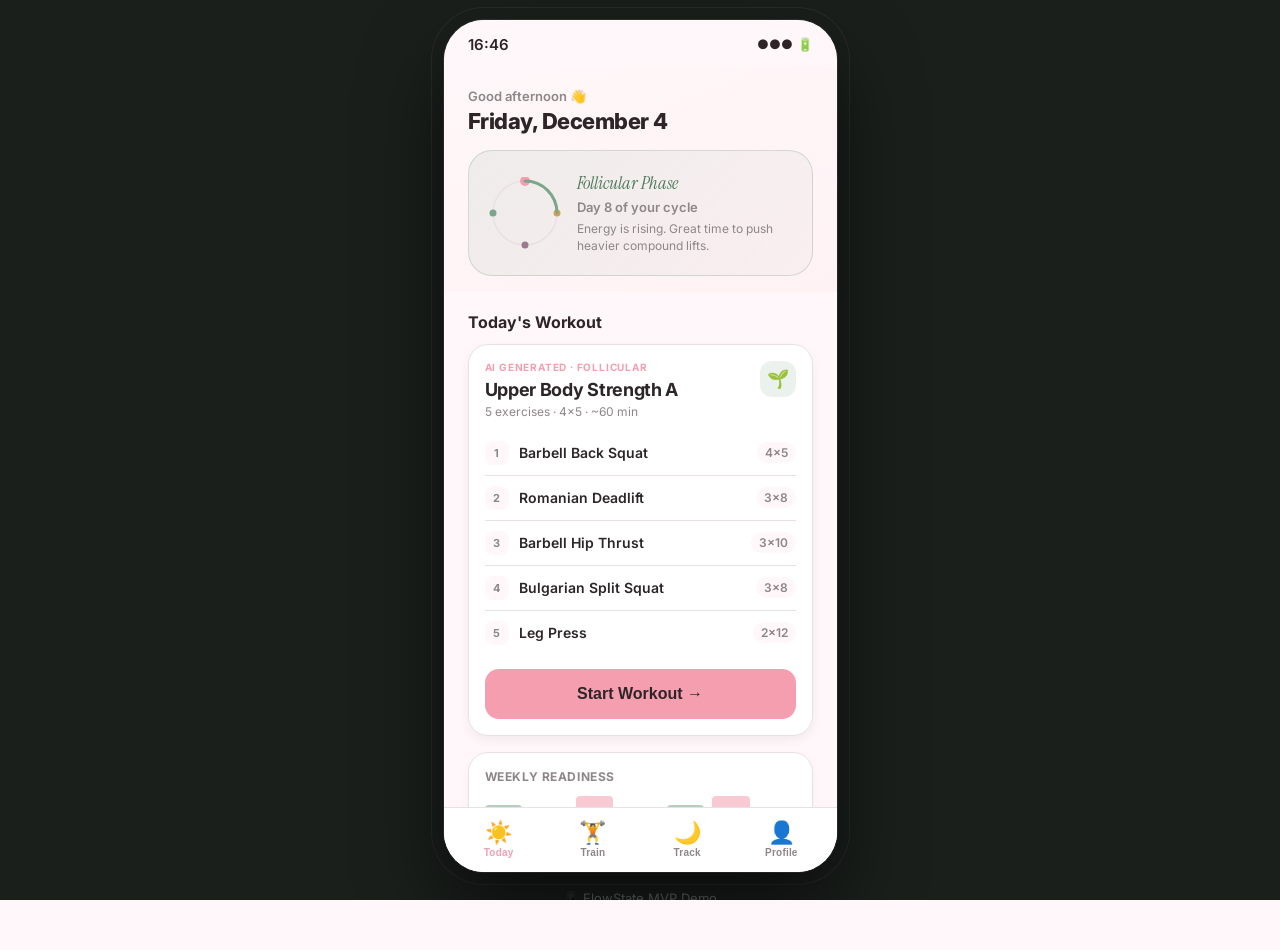
<file: home.html>
<!DOCTYPE html>
<html lang="en">
<head>
  <meta charset="UTF-8"/>
  <meta name="viewport" content="width=device-width,initial-scale=1.0,viewport-fit=cover"/>
  <title>FlowState — Home</title>
  <link rel="preconnect" href="https://fonts.googleapis.com"/>
  <link rel="preconnect" href="https://fonts.gstatic.com" crossorigin/>
  <link href="https://fonts.googleapis.com/css2?family=Inter:wght@400;500;600;700;800&family=Instrument+Serif:ital@1&display=swap" rel="stylesheet"/>
  <style>
    :root {
      --accent:   #F49EAF;
      --accent2:  #FFEDC2;
      --text:     #2D2628;
      --sub:      #8E8689;
      --surface:  #FFF7F9;
      --card:     #FFFFFF;
      --border:   #EAE0E4;
      --phase-f:  #7BA68B;
      --phase-o:  #D9A055;
      --phase-l:  #9C7A8E;
      --phase-m:  #B25148;
    }
    *,*::before,*::after{box-sizing:border-box;margin:0;padding:0;-webkit-tap-highlight-color:transparent}
    html,body{height:100%;width:100%;overflow:hidden;background:var(--surface);font-family:'Inter',-apple-system,sans-serif;-webkit-font-smoothing:antialiased}
    #app{display:flex;flex-direction:column;align-items:center;justify-content:center;min-height:100vh;min-height:100dvh;background:#1A1F1C;padding:20px;gap:16px}
    #phone-frame{position:relative;width:100%;max-width:393px;height:calc(100vh - 40px);max-height:852px;background:var(--surface);border-radius:40px;overflow:hidden;box-shadow:0 0 0 1px rgba(255,255,255,0.08),0 40px 80px rgba(0,0,0,0.6),0 0 0 12px #1A1F1C,0 0 0 13px rgba(255,255,255,0.06)}
    @media(max-width:500px){#app{padding:0}#phone-frame{max-width:100vw;height:100vh;height:100dvh;max-height:none;border-radius:0;box-shadow:none}}

    /* ── APP SHELL ── */
    .app-shell{display:flex;flex-direction:column;height:100%;background:var(--surface)}

    /* ── STATUS BAR ── */
    .status-bar{height:48px;display:flex;align-items:center;justify-content:space-between;padding:0 24px;flex-shrink:0;padding-top:env(safe-area-inset-top,0)}
    .status-time{font-size:15px;font-weight:600;color:var(--text)}
    .status-icons{display:flex;gap:6px;align-items:center;font-size:13px;color:var(--text)}

    /* ── TAB VIEWS ── */
    .tab-view{flex:1;overflow:hidden;position:relative}
    .tab-content{position:absolute;inset:0;overflow-y:auto;overflow-x:hidden;-webkit-overflow-scrolling:touch;display:none}
    .tab-content.active{display:block}

    /* ── TAB BAR ── */
    .tab-bar{display:flex;align-items:center;padding:8px 8px calc(8px + env(safe-area-inset-bottom,0));background:var(--card);border-top:1px solid var(--border);flex-shrink:0}
    .tab-btn{flex:1;display:flex;flex-direction:column;align-items:center;gap:3px;padding:6px 4px;border:none;background:none;cursor:pointer;border-radius:12px;transition:opacity 0.15s}
    .tab-btn:active{opacity:0.7}
    .tab-icon{font-size:22px;line-height:1}
    .tab-label{font-size:10px;font-weight:600;color:var(--sub);letter-spacing:0.2px}
    .tab-btn.active .tab-label{color:var(--accent)}

    /* ── TODAY TAB ── */
    .today-header{padding:20px 24px 16px;background:linear-gradient(160deg,var(--surface) 0%,rgba(244,158,175,0.06) 100%)}
    .today-greeting{font-size:13px;font-weight:600;color:var(--sub);margin-bottom:4px}
    .today-date{font-size:22px;font-weight:800;color:var(--text);letter-spacing:-0.5px;margin-bottom:16px}
    .phase-hero-card{background:linear-gradient(135deg,rgba(123,166,139,0.12),rgba(123,166,139,0.04));border:1.5px solid rgba(123,166,139,0.3);border-radius:24px;padding:20px;display:flex;align-items:center;gap:16px}
    .phase-ring-sm{width:72px;height:72px;flex-shrink:0}
    .phase-ring-sm svg{width:100%;height:100%}
    .phase-info-label{font-family:'Instrument Serif',serif;font-style:italic;font-size:18px;color:#4F7A5C;margin-bottom:4px}
    .phase-info-day{font-size:13px;font-weight:600;color:var(--sub);margin-bottom:6px}
    .phase-info-tip{font-size:12px;color:var(--sub);line-height:1.4}

    .section-title-sm{font-size:16px;font-weight:700;color:var(--text);margin:20px 24px 12px}

    .today-workout-card{margin:0 24px 16px;background:var(--card);border:1px solid var(--border);border-radius:20px;overflow:hidden;box-shadow:0 4px 12px rgba(0,0,0,0.06)}
    .twc-header{padding:16px 16px 0;display:flex;align-items:flex-start;justify-content:space-between}
    .twc-tag{font-size:10px;font-weight:700;letter-spacing:0.8px;text-transform:uppercase;color:var(--accent);margin-bottom:6px}
    .twc-name{font-size:18px;font-weight:700;color:var(--text);letter-spacing:-0.3px}
    .twc-meta{font-size:12px;color:var(--sub);margin-top:4px}
    .twc-phase-dot{width:36px;height:36px;border-radius:12px;background:rgba(123,166,139,0.15);display:flex;align-items:center;justify-content:center;font-size:18px}
    .twc-exercises{padding:12px 16px 0}
    .exercise-row{display:flex;align-items:center;gap:10px;padding:10px 0;border-bottom:1px solid var(--border)}
    .exercise-row:last-child{border-bottom:none}
    .ex-num{width:24px;height:24px;border-radius:8px;background:var(--surface);display:flex;align-items:center;justify-content:center;font-size:11px;font-weight:700;color:var(--sub);flex-shrink:0}
    .ex-name{flex:1;font-size:14px;font-weight:600;color:var(--text)}
    .ex-sets{font-size:12px;font-weight:600;color:var(--sub);background:var(--surface);padding:3px 8px;border-radius:999px}
    .twc-cta{padding:14px 16px 16px}
    .btn-start-workout{width:100%;height:50px;background:var(--accent);color:var(--text);font-size:16px;font-weight:700;border:none;border-radius:14px;cursor:pointer;transition:transform 0.2s cubic-bezier(0.34,1.56,0.64,1)}
    .btn-start-workout:active{transform:scale(0.97)}

    .readiness-card{margin:0 24px 16px;background:var(--card);border:1px solid var(--border);border-radius:20px;padding:16px;box-shadow:0 4px 12px rgba(0,0,0,0.04)}
    .readiness-label{font-size:12px;font-weight:700;color:var(--sub);letter-spacing:0.6px;text-transform:uppercase;margin-bottom:12px}
    .readiness-bars{display:flex;gap:8px;align-items:flex-end;height:48px}
    .r-bar{flex:1;border-radius:4px;transition:height 0.5s ease}
    .readiness-days{display:flex;gap:8px;margin-top:6px}
    .r-day{flex:1;text-align:center;font-size:10px;color:var(--sub)}

    .stats-row-grid{display:grid;grid-template-columns:1fr 1fr;gap:10px;margin:0 24px 20px}
    .stat-mini{background:var(--card);border:1px solid var(--border);border-radius:16px;padding:14px;box-shadow:0 2px 8px rgba(0,0,0,0.04)}
    .stat-mini-val{font-size:22px;font-weight:800;color:var(--text);letter-spacing:-0.5px;margin-bottom:2px;font-variant-numeric:tabular-nums}
    .stat-mini-label{font-size:12px;color:var(--sub)}

    /* ── TRAIN TAB ── */
    .train-header{padding:20px 24px 16px}
    .workout-history-card{margin:0 24px 12px;background:var(--card);border:1px solid var(--border);border-radius:16px;padding:14px;display:flex;align-items:center;gap:12px;box-shadow:0 2px 8px rgba(0,0,0,0.04)}
    .wh-icon{width:44px;height:44px;border-radius:12px;display:flex;align-items:center;justify-content:center;font-size:22px;flex-shrink:0}
    .wh-name{font-size:15px;font-weight:700;color:var(--text);margin-bottom:2px}
    .wh-meta{font-size:12px;color:var(--sub)}
    .wh-rating{font-size:13px;color:var(--accent-warm,#FFD54F)}

    /* ── TRACK TAB ── */
    .cycle-calendar{margin:16px 24px;background:var(--card);border:1px solid var(--border);border-radius:20px;padding:16px;box-shadow:0 4px 12px rgba(0,0,0,0.04)}
    .cal-header{display:flex;align-items:center;justify-content:space-between;margin-bottom:16px}
    .cal-month{font-size:16px;font-weight:700;color:var(--text)}
    .cal-grid{display:grid;grid-template-columns:repeat(7,1fr);gap:4px}
    .cal-day-label{text-align:center;font-size:10px;font-weight:600;color:var(--sub);padding-bottom:4px}
    .cal-day{width:100%;aspect-ratio:1;border-radius:10px;display:flex;align-items:center;justify-content:center;font-size:13px;font-weight:600;color:var(--text)}
    .cal-day.menstrual{background:rgba(178,81,72,0.15);color:#B25148}
    .cal-day.follicular{background:rgba(123,166,139,0.12);color:#4F7A5C}
    .cal-day.ovulatory{background:rgba(217,160,85,0.15);color:#C07030}
    .cal-day.luteal{background:rgba(156,122,142,0.12);color:#7A5A6E}
    .cal-day.today{border:2px solid var(--accent);font-weight:800}
    .cal-day.empty{visibility:hidden}

    .symptom-grid{display:grid;grid-template-columns:repeat(3,1fr);gap:8px;margin:0 24px 20px}
    .symptom-btn{background:var(--card);border:1.5px solid var(--border);border-radius:14px;padding:12px 8px;text-align:center;cursor:pointer;transition:all 0.2s;font-family:inherit}
    .symptom-btn.active{background:rgba(244,158,175,0.12);border-color:var(--accent)}
    .symptom-emoji{font-size:22px;margin-bottom:4px}
    .symptom-label{font-size:11px;font-weight:600;color:var(--sub)}
    .symptom-btn.active .symptom-label{color:var(--accent)}

    /* ── PROFILE TAB ── */
    .profile-avatar{width:80px;height:80px;border-radius:50%;background:linear-gradient(135deg,var(--accent),var(--accent2));display:flex;align-items:center;justify-content:center;font-size:36px;margin:24px auto 12px}
    .profile-name{font-size:22px;font-weight:800;color:var(--text);text-align:center;margin-bottom:4px}
    .profile-sub{font-size:14px;color:var(--sub);text-align:center;margin-bottom:24px}
    .profile-stat-row{display:flex;gap:0;margin:0 24px 20px;background:var(--card);border:1px solid var(--border);border-radius:20px;overflow:hidden}
    .profile-stat{flex:1;padding:16px 8px;text-align:center;border-right:1px solid var(--border)}
    .profile-stat:last-child{border-right:none}
    .profile-stat-val{font-size:20px;font-weight:800;color:var(--text);margin-bottom:2px}
    .profile-stat-label{font-size:11px;color:var(--sub)}
    .settings-row{display:flex;align-items:center;justify-content:space-between;padding:14px 24px;border-bottom:1px solid var(--border);cursor:pointer}
    .settings-row:active{background:var(--surface)}
    .settings-label{font-size:15px;font-weight:600;color:var(--text)}
    .settings-right{font-size:14px;color:var(--sub)}

    /* ── FADE-IN ── */
    .fade-in{opacity:0;transform:translateY(16px);animation:fi 0.45s ease-out forwards}
    .fi-d1{animation-delay:0.1s}
    .fi-d2{animation-delay:0.2s}
    .fi-d3{animation-delay:0.3s}
    @keyframes fi{to{opacity:1;transform:translateY(0)}}

    /* ── MODAL OVERLAY ── */
    .modal-overlay{position:fixed;inset:0;background:rgba(0,0,0,0.5);backdrop-filter:blur(8px);z-index:200;display:flex;align-items:flex-end;justify-content:center;opacity:0;pointer-events:none;transition:opacity 0.3s}
    .modal-overlay.open{opacity:1;pointer-events:all}
    .modal-sheet{background:var(--card);border-radius:28px 28px 0 0;width:100%;max-width:393px;padding:24px;transform:translateY(100%);transition:transform 0.35s cubic-bezier(0.34,1.56,0.64,1)}
    .modal-overlay.open .modal-sheet{transform:translateY(0)}
    .modal-handle{width:40px;height:4px;background:var(--border);border-radius:2px;margin:0 auto 20px}
  </style>
</head>
<body>
<div id="app">
<div id="phone-frame">
<div class="app-shell">

  <!-- Status Bar -->
  <div class="status-bar">
    <div class="status-time" id="status-time">10:41</div>
    <div class="status-icons">●●● 🔋</div>
  </div>

  <!-- Tab Views -->
  <div class="tab-view">

    <!-- TODAY TAB -->
    <div class="tab-content active" id="tab-today">
      <div class="today-header">
        <div class="today-greeting fade-in" id="greeting">Good morning 👋</div>
        <div class="today-date fade-in fi-d1" id="today-date">Sunday, 25 May</div>

        <!-- Phase Hero -->
        <div class="phase-hero-card fade-in fi-d2">
          <div class="phase-ring-sm">
            <svg viewBox="0 0 72 72" fill="none">
              <circle cx="36" cy="36" r="32" stroke="#EAE0E4" stroke-width="1.5"/>
              <circle cx="36" cy="4" r="5" fill="#F49EAF"/>
              <circle cx="68" cy="36" r="3.5" fill="#D9A055"/>
              <circle cx="36" cy="68" r="3.5" fill="#9C7A8E"/>
              <circle cx="4"  cy="36" r="3.5" fill="#7BA68B"/>
              <!-- arc for follicular -->
              <path d="M 36 4 A 32 32 0 0 1 68 36" stroke="#7BA68B" stroke-width="3" stroke-linecap="round" fill="none"/>
            </svg>
          </div>
          <div>
            <div class="phase-info-label">Follicular Phase</div>
            <div class="phase-info-day">Day 8 of your cycle</div>
            <div class="phase-info-tip">Energy is rising. Great time to push heavier compound lifts.</div>
          </div>
        </div>
      </div>

      <div class="section-title-sm fade-in fi-d2">Today's Workout</div>

      <!-- Workout Card -->
      <div class="today-workout-card fade-in fi-d3">
        <div class="twc-header">
          <div>
            <div class="twc-tag">AI Generated · Follicular</div>
            <div class="twc-name">Upper Body Strength A</div>
            <div class="twc-meta">5 exercises · 4×5 · ~60 min</div>
          </div>
          <div class="twc-phase-dot">🌱</div>
        </div>
        <div class="twc-exercises">
          <div class="exercise-row"><div class="ex-num">1</div><div class="ex-name">Barbell Back Squat</div><div class="ex-sets">4×5</div></div>
          <div class="exercise-row"><div class="ex-num">2</div><div class="ex-name">Romanian Deadlift</div><div class="ex-sets">3×8</div></div>
          <div class="exercise-row"><div class="ex-num">3</div><div class="ex-name">Barbell Hip Thrust</div><div class="ex-sets">3×10</div></div>
          <div class="exercise-row"><div class="ex-num">4</div><div class="ex-name">Bulgarian Split Squat</div><div class="ex-sets">3×8</div></div>
          <div class="exercise-row"><div class="ex-num">5</div><div class="ex-name">Leg Press</div><div class="ex-sets">2×12</div></div>
        </div>
        <div class="twc-cta">
          <button class="btn-start-workout" id="btn-start-workout">Start Workout →</button>
        </div>
      </div>

      <!-- Readiness -->
      <div class="readiness-card fade-in fi-d3">
        <div class="readiness-label">Weekly Readiness</div>
        <div class="readiness-bars" id="readiness-bars"></div>
        <div class="readiness-days" id="readiness-days"></div>
      </div>

      <!-- Stats -->
      <div class="stats-row-grid fade-in fi-d3">
        <div class="stat-mini">
          <div class="stat-mini-val">🔥 12</div>
          <div class="stat-mini-label">Day streak</div>
        </div>
        <div class="stat-mini">
          <div class="stat-mini-val">Day 8</div>
          <div class="stat-mini-label">Of your cycle</div>
        </div>
        <div class="stat-mini">
          <div class="stat-mini-val">4</div>
          <div class="stat-mini-label">Workouts this week</div>
        </div>
        <div class="stat-mini">
          <div class="stat-mini-val">18</div>
          <div class="stat-mini-label">Days until period</div>
        </div>
      </div>
      <div style="height:20px"></div>
    </div>

    <!-- TRAIN TAB -->
    <div class="tab-content" id="tab-train">
      <div class="train-header">
        <div class="today-date">Train</div>
        <div style="font-size:14px;color:var(--sub);margin-top:4px">Your recent sessions</div>
      </div>

      <div class="section-title-sm">Recent Workouts</div>
      <div id="workout-history"></div>

      <div class="section-title-sm">Upcoming this week</div>
      <div id="upcoming-workouts"></div>
      <div style="height:20px"></div>
    </div>

    <!-- TRACK TAB -->
    <div class="tab-content" id="tab-track">
      <div class="train-header">
        <div class="today-date">Track</div>
        <div style="font-size:14px;color:var(--sub);margin-top:4px">Your cycle & symptoms</div>
      </div>

      <div class="cycle-calendar" id="cycle-calendar"></div>

      <div class="section-title-sm">How do you feel today?</div>
      <div class="symptom-grid" id="symptom-grid"></div>
      <div style="height:20px"></div>
    </div>

    <!-- PROFILE TAB -->
    <div class="tab-content" id="tab-profile">
      <div class="profile-avatar" id="profile-avatar">🌸</div>
      <div class="profile-name" id="profile-name">Your Name</div>
      <div class="profile-sub">FlowState Member · 12-day streak 🔥</div>

      <div class="profile-stat-row">
        <div class="profile-stat"><div class="profile-stat-val">28</div><div class="profile-stat-label">Cycle length</div></div>
        <div class="profile-stat"><div class="profile-stat-val">5</div><div class="profile-stat-label">Bleed days</div></div>
        <div class="profile-stat"><div class="profile-stat-val">Day 8</div><div class="profile-stat-label">Today</div></div>
      </div>

      <div class="settings-row" id="s-edit"><div class="settings-label">Edit Profile</div><div class="settings-right">›</div></div>
      <div class="settings-row"><div class="settings-label">Cycle Settings</div><div class="settings-right">›</div></div>
      <div class="settings-row"><div class="settings-label">Notifications</div><div class="settings-right">›</div></div>
      <div class="settings-row"><div class="settings-label">Privacy & Data</div><div class="settings-right">›</div></div>
      <div class="settings-row"><div class="settings-label">Connected Wearables</div><div class="settings-right" style="font-size:12px;background:#F4EAEF;padding:3px 8px;border-radius:999px;color:var(--accent)">Coming soon</div></div>
      <div class="settings-row" id="s-redo" style="cursor:pointer"><div class="settings-label" style="color:var(--accent)">Redo Onboarding →</div><div class="settings-right"></div></div>
      <div style="height:20px"></div>
    </div>

  </div><!-- /tab-view -->

  <!-- Tab Bar -->
  <div class="tab-bar">
    <button class="tab-btn active" id="tbtn-today" onclick="switchTab('today')">
      <span class="tab-icon">☀️</span>
      <span class="tab-label">Today</span>
    </button>
    <button class="tab-btn" id="tbtn-train" onclick="switchTab('train')">
      <span class="tab-icon">🏋️</span>
      <span class="tab-label">Train</span>
    </button>
    <button class="tab-btn" id="tbtn-track" onclick="switchTab('track')">
      <span class="tab-icon">🌙</span>
      <span class="tab-label">Track</span>
    </button>
    <button class="tab-btn" id="tbtn-profile" onclick="switchTab('profile')">
      <span class="tab-icon">👤</span>
      <span class="tab-label">Profile</span>
    </button>
  </div>

</div><!-- /app-shell -->
</div><!-- /phone-frame -->
<div id="desktop-hint" style="text-align:center;color:rgba(255,255,255,0.35);font-size:13px;font-family:Inter,sans-serif;line-height:1.6">
  <p>📱 FlowState MVP Demo</p>
  <p>Works on Android, iPhone & desktop</p>
</div>
</div><!-- /app -->

<!-- Workout Modal -->
<div class="modal-overlay" id="workout-modal">
  <div class="modal-sheet">
    <div class="modal-handle"></div>
    <div style="font-size:20px;font-weight:800;color:var(--text);margin-bottom:4px">Workout Started! 💪</div>
    <div style="font-size:14px;color:var(--sub);margin-bottom:24px">Upper Body Strength A · Follicular Phase</div>
    <div style="background:var(--surface);border-radius:16px;padding:16px;margin-bottom:20px">
      <div style="font-size:13px;font-weight:600;color:var(--sub);margin-bottom:8px">NEXT EXERCISE</div>
      <div style="font-size:18px;font-weight:700;color:var(--text);margin-bottom:4px">Barbell Back Squat</div>
      <div style="font-size:14px;color:var(--sub)">Set 1 of 4 · 5 reps · Suggested: 60 kg</div>
    </div>
    <button onclick="closeModal()" style="width:100%;height:52px;background:var(--accent);color:var(--text);font-size:16px;font-weight:700;border:none;border-radius:14px;cursor:pointer">Complete Set →</button>
    <button onclick="closeModal()" style="width:100%;height:44px;background:none;border:none;font-size:14px;color:var(--sub);cursor:pointer;margin-top:8px">End Workout</button>
  </div>
</div>

<script>
// ── Load profile from onboarding ──────────────────────────────
function getProfile() {
  try {
    const raw = localStorage.getItem('fsUserProfile');
    if (raw) return JSON.parse(raw);
  } catch(e) {}
  return null;
}

const profile = getProfile();
const userName = profile?.name || 'You';

// ── Greeting & date ──────────────────────────────────────────
const hour = new Date().getHours();
const greetingText = hour < 12 ? 'Good morning 👋' : hour < 18 ? 'Good afternoon 👋' : 'Good evening 👋';
document.getElementById('greeting').textContent = greetingText;

const now = new Date();
document.getElementById('today-date').textContent = now.toLocaleDateString('en-US', { weekday:'long', day:'numeric', month:'long' });
document.getElementById('status-time').textContent = now.toLocaleTimeString('en-US', { hour:'2-digit', minute:'2-digit', hour12:false });

// ── Profile ───────────────────────────────────────────────────
if (userName !== 'You') {
  document.getElementById('profile-name').textContent = userName;
}

// ── Readiness bars ────────────────────────────────────────────
const days = ['M','T','W','T','F','S','S'];
const levels = [4, 3, 5, 2, 4, 5, 3];
const colors = { 1:'#B25148', 2:'#C89B4A', 3:'#8E8689', 4:'#7BA68B', 5:'#F49EAF' };
const barsEl = document.getElementById('readiness-bars');
const daysEl = document.getElementById('readiness-days');
days.forEach((d, i) => {
  const bar = document.createElement('div');
  bar.className = 'r-bar';
  bar.style.cssText = `height:${levels[i]/5*100}%;background:${colors[levels[i]]};border-radius:4px;opacity:${i===6?1:0.55}`;
  barsEl.appendChild(bar);
  const day = document.createElement('div');
  day.className = 'r-day';
  day.textContent = d;
  if (i === 6) day.style.fontWeight = '700';
  daysEl.appendChild(day);
});

// ── Workout history ────────────────────────────────────────────
const recentWorkouts = [
  { name:'Lower Body Strength B', date:'Yesterday', duration:'58 min', rating:'★★★★★', icon:'🦵', phase:'follicular' },
  { name:'Upper Body Hypertrophy', date:'Thu, 22 May', duration:'63 min', rating:'★★★★☆', icon:'💪', phase:'follicular' },
  { name:'Active Recovery', date:'Wed, 21 May', duration:'30 min', rating:'★★★☆☆', icon:'🧘', phase:'menstrual' },
];
const histContainer = document.getElementById('workout-history');
recentWorkouts.forEach(w => {
  const phaseColors = { follicular:'rgba(123,166,139,0.15)', menstrual:'rgba(178,81,72,0.12)', ovulatory:'rgba(217,160,85,0.15)', luteal:'rgba(156,122,142,0.12)' };
  histContainer.innerHTML += `
    <div class="workout-history-card">
      <div class="wh-icon" style="background:${phaseColors[w.phase]}">${w.icon}</div>
      <div style="flex:1">
        <div class="wh-name">${w.name}</div>
        <div class="wh-meta">${w.date} · ${w.duration}</div>
      </div>
      <div class="wh-rating">${w.rating}</div>
    </div>
  `;
});

const upcoming = [
  { name:'Rest Day', date:'Tomorrow', icon:'💤', note:'Luteal transition — light movement only' },
  { name:'Lower Body Power', date:'Tue, 27 May', icon:'⚡', note:'Follicular peak — hit your PRs' },
];
const upcomingEl = document.getElementById('upcoming-workouts');
upcoming.forEach(w => {
  upcomingEl.innerHTML += `
    <div class="workout-history-card" style="opacity:0.75">
      <div class="wh-icon" style="background:rgba(244,158,175,0.1)">${w.icon}</div>
      <div style="flex:1">
        <div class="wh-name">${w.name}</div>
        <div class="wh-meta">${w.date}</div>
        <div style="font-size:11px;color:#8E8689;margin-top:2px">${w.note}</div>
      </div>
    </div>
  `;
});

// ── Cycle Calendar ────────────────────────────────────────────
const calEl = document.getElementById('cycle-calendar');
const monthNames = ['January','February','March','April','May','June','July','August','September','October','November','December'];
const today = new Date();
const firstDay = new Date(today.getFullYear(), today.getMonth(), 1).getDay();
const daysInMonth = new Date(today.getFullYear(), today.getMonth() + 1, 0).getDate();

// Simulate cycle: period started May 18, cycle day 8 = May 25
const cycleStart = 18;
const phaseFor = (d) => {
  const cd = d - cycleStart + 1;
  if (cd < 1 || cd > 28) return '';
  if (cd <= 5) return 'menstrual';
  if (cd <= 13) return 'follicular';
  if (cd <= 16) return 'ovulatory';
  return 'luteal';
};

calEl.innerHTML = `
  <div class="cal-header">
    <div class="cal-month">${monthNames[today.getMonth()]} ${today.getFullYear()}</div>
    <div style="display:flex;gap:8px">
      <div style="width:10px;height:10px;background:#B25148;border-radius:2px"></div>
      <div style="width:10px;height:10px;background:#7BA68B;border-radius:2px"></div>
      <div style="width:10px;height:10px;background:#D9A055;border-radius:2px"></div>
      <div style="width:10px;height:10px;background:#9C7A8E;border-radius:2px"></div>
    </div>
  </div>
  <div class="cal-grid">
    ${['Su','Mo','Tu','We','Th','Fr','Sa'].map(d => `<div class="cal-day-label">${d}</div>`).join('')}
    ${Array(firstDay).fill('<div class="cal-day empty">.</div>').join('')}
    ${Array.from({length:daysInMonth}, (_,i) => {
      const d = i + 1;
      const phase = phaseFor(d);
      const isToday = d === today.getDate();
      return `<div class="cal-day ${phase} ${isToday ? 'today' : ''}">${d}</div>`;
    }).join('')}
  </div>
`;

// ── Symptoms ──────────────────────────────────────────────────
const symptoms = [
  { emoji:'😴', label:'Tired' },
  { emoji:'💪', label:'Strong' },
  { emoji:'🤕', label:'Cramps' },
  { emoji:'😊', label:'Good mood' },
  { emoji:'🧠', label:'Focused' },
  { emoji:'💧', label:'Bloated' },
];
const symptomEl = document.getElementById('symptom-grid');
symptoms.forEach((s, i) => {
  const btn = document.createElement('button');
  btn.className = 'symptom-btn';
  btn.innerHTML = `<div class="symptom-emoji">${s.emoji}</div><div class="symptom-label">${s.label}</div>`;
  btn.addEventListener('click', () => {
    btn.classList.toggle('active');
    if (navigator.vibrate) navigator.vibrate(10);
  });
  symptomEl.appendChild(btn);
});

// ── Tab switching ─────────────────────────────────────────────
function switchTab(tab) {
  if (navigator.vibrate) navigator.vibrate(10);
  document.querySelectorAll('.tab-content').forEach(el => el.classList.remove('active'));
  document.querySelectorAll('.tab-btn').forEach(el => el.classList.remove('active'));
  document.getElementById('tab-' + tab).classList.add('active');
  document.getElementById('tbtn-' + tab).classList.add('active');
}

// ── Workout modal ─────────────────────────────────────────────
document.getElementById('btn-start-workout').addEventListener('click', () => {
  if (navigator.vibrate) navigator.vibrate(20);
  document.getElementById('workout-modal').classList.add('open');
});
function closeModal() {
  document.getElementById('workout-modal').classList.remove('open');
}
document.getElementById('workout-modal').addEventListener('click', e => {
  if (e.target === document.getElementById('workout-modal')) closeModal();
});

// ── Redo onboarding link ──────────────────────────────────────
document.getElementById('s-redo')?.addEventListener('click', () => {
  window.location.href = 'onboarding.html';
});

// ── Edit profile ──────────────────────────────────────────────
document.getElementById('s-edit')?.addEventListener('click', () => {
  window.location.href = 'onboarding.html';
});
</script>
</body>
</html>
</file>
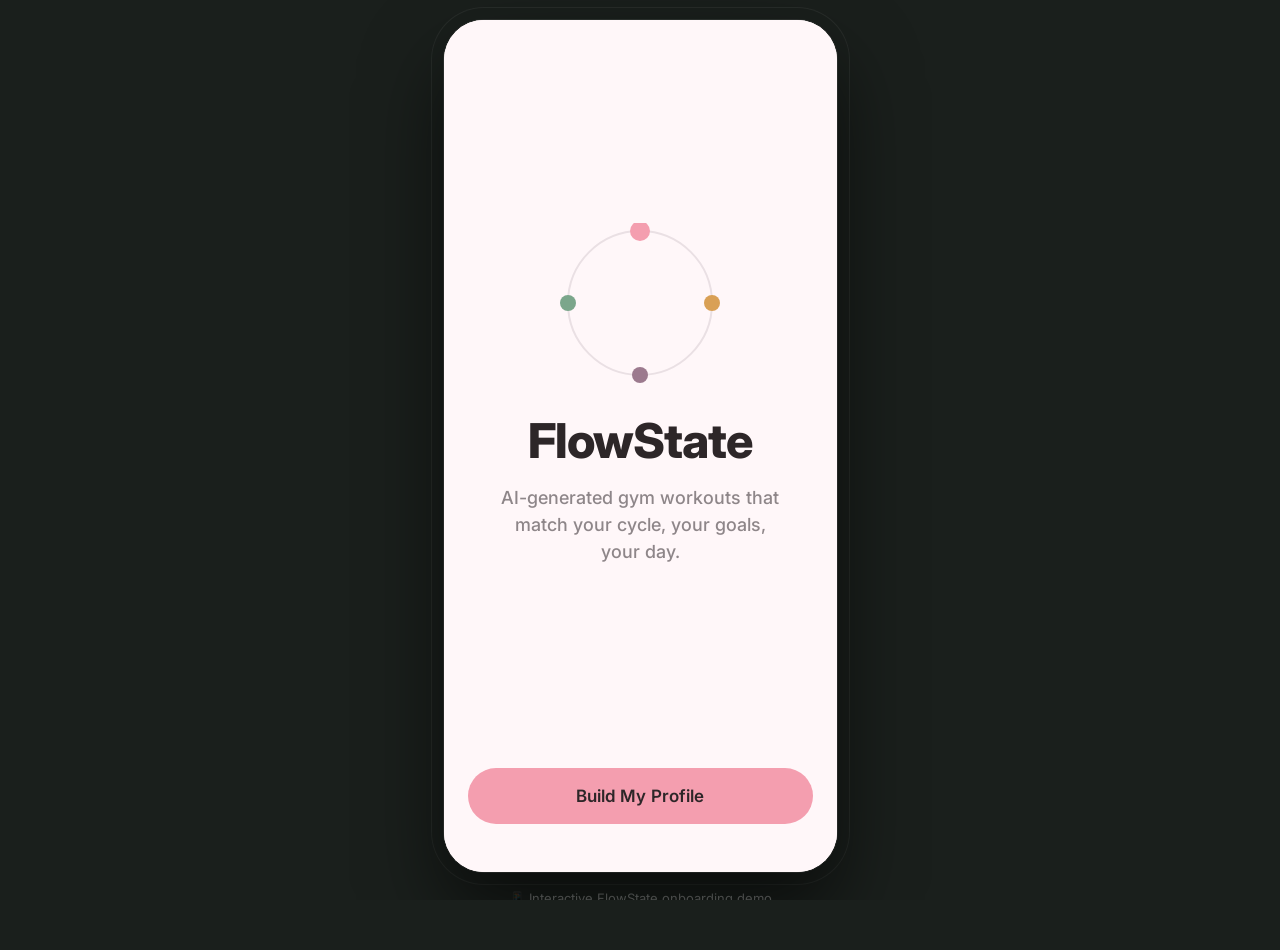
<file: onboarding.html>
<!DOCTYPE html>
<html lang="en">
<head>
  <meta charset="UTF-8" />
  <meta name="viewport" content="width=device-width, initial-scale=1.0, viewport-fit=cover" />
  <title>FlowState — Build Your Profile</title>
  <meta name="description" content="FlowState generates AI-powered gym workouts that adapt to your menstrual cycle phase, daily readiness, and training history. Try the interactive onboarding demo." />
  <meta property="og:title" content="FlowState — Cycle-Aware AI Gym Training" />
  <meta property="og:description" content="The first gym app that builds workouts around where you are in your cycle. Try the interactive onboarding." />
  <meta property="og:type" content="website" />
  <link rel="preconnect" href="https://fonts.googleapis.com" />
  <link rel="preconnect" href="https://fonts.gstatic.com" crossorigin />
  <link href="https://fonts.googleapis.com/css2?family=Inter:wght@400;500;600;700;800&family=Instrument+Serif:ital@1&display=swap" rel="stylesheet" />
  <link rel="stylesheet" href="style.css" />
</head>
<body>
  <div id="app">
    <div id="phone-frame">
      <div id="screen-container">
        <!-- Screens rendered by JS -->
      </div>
    </div>
    <div id="desktop-hint">
      <p>📱 Interactive FlowState onboarding demo</p>
      <p>Works on any device — Android, iPhone, desktop</p>
    </div>
  </div>
  <script src="onboarding.js"></script>
</body>
</html>
</file>
<file: style.css>
/* ============================================================
   FlowState Web Demo — CSS Design System
   Clinical-Warm Sage palette from DESIGN.md
   ============================================================ */

:root {
  /* Brand */
  --primary:        #2D5447;
  --accent:         #F49EAF; /* matches actual app FSTheme.accent */
  --accent-end:     #FFEDC2;
  --accent-soft:    rgba(244, 158, 175, 0.15);
  --accent-warm:    #FFD54F;
  --lime:           #B4F43D;

  /* Surface */
  --surface:        #FFF7F9;
  --surface-raised: #FFFFFF;
  --surface-alt:    #F4EAEF;
  --card-high:      #F4EAEF;

  /* Text */
  --text-primary:   #2D2628;
  --text-secondary: #8E8689;
  --text-on-accent: #2D2628;

  /* Border */
  --border:         #EAE0E4;
  --border-strong:  #C9C0A8;

  /* Phase tokens */
  --phase-menstrual:  #B25148;
  --phase-follicular: #7BA68B;
  --phase-ovulatory:  #D9A055;
  --phase-luteal:     #9C7A8E;

  /* Semantic */
  --success: #4F7A5C;
  --warning: #C89B4A;
  --error:   #B25148;

  /* Motion */
  --motion-micro:  100ms;
  --motion-short:  250ms;
  --motion-medium: 350ms;
  --motion-long:   500ms;

  /* Spacing */
  --space-xs:  4px;
  --space-sm:  8px;
  --space-md:  16px;
  --space-lg:  24px;
  --space-xl:  32px;
  --space-2xl: 48px;
  --space-3xl: 64px;

  /* Radius */
  --radius-sm:   8px;
  --radius-md:   12px;
  --radius-lg:   16px;
  --radius-xl:   24px;
  --radius-full: 9999px;
}

*, *::before, *::after {
  box-sizing: border-box;
  margin: 0;
  padding: 0;
  -webkit-tap-highlight-color: transparent;
}

html, body {
  height: 100%;
  width: 100%;
  overflow: hidden;
  background: #1A1F1C;
  font-family: 'Inter', -apple-system, BlinkMacSystemFont, 'SF Pro Text', sans-serif;
  -webkit-font-smoothing: antialiased;
}

/* ============================================================
   App Shell & Phone Frame
   ============================================================ */

#app {
  display: flex;
  flex-direction: column;
  align-items: center;
  justify-content: center;
  min-height: 100vh;
  min-height: 100dvh;
  padding: 20px;
  gap: 16px;
}

#phone-frame {
  position: relative;
  width: 100%;
  max-width: 393px;
  height: calc(100vh - 40px);
  max-height: 852px;
  background: var(--surface);
  border-radius: 40px;
  overflow: hidden;
  box-shadow:
    0 0 0 1px rgba(255,255,255,0.08),
    0 40px 80px rgba(0,0,0,0.6),
    0 0 0 12px #1A1F1C,
    0 0 0 13px rgba(255,255,255,0.06);
}

/* On mobile — full screen */
@media (max-width: 500px) {
  #app { padding: 0; }
  #phone-frame {
    max-width: 100vw;
    height: 100vh;
    height: 100dvh;
    max-height: none;
    border-radius: 0;
    box-shadow: none;
  }
  #desktop-hint { display: none; }
}

#desktop-hint {
  text-align: center;
  color: rgba(255,255,255,0.4);
  font-size: 13px;
  line-height: 1.6;
}

/* ============================================================
   Screen Container & Transitions
   ============================================================ */

#screen-container {
  position: relative;
  width: 100%;
  height: 100%;
  overflow: hidden;
  background: var(--surface);
}

.screen {
  position: absolute;
  inset: 0;
  background: var(--surface);
  display: flex;
  flex-direction: column;
  padding: env(safe-area-inset-top, 0) 0 env(safe-area-inset-bottom, 0);
  overflow: hidden;
}

.screen.entering-right {
  animation: slideInRight var(--motion-medium) ease-out forwards;
}
.screen.entering-left {
  animation: slideInLeft var(--motion-medium) ease-out forwards;
}
.screen.exiting-right {
  animation: slideOutRight var(--motion-medium) ease-out forwards;
}
.screen.exiting-left {
  animation: slideOutLeft var(--motion-medium) ease-out forwards;
}

@keyframes slideInRight {
  from { transform: translateX(100%); opacity: 0.6; }
  to   { transform: translateX(0);    opacity: 1; }
}
@keyframes slideInLeft {
  from { transform: translateX(-100%); opacity: 0.6; }
  to   { transform: translateX(0);     opacity: 1; }
}
@keyframes slideOutRight {
  from { transform: translateX(0);    opacity: 1; }
  to   { transform: translateX(100%); opacity: 0; }
}
@keyframes slideOutLeft {
  from { transform: translateX(0);     opacity: 1; }
  to   { transform: translateX(-100%); opacity: 0; }
}

/* ============================================================
   Progress Chrome
   ============================================================ */

.top-chrome {
  display: flex;
  align-items: center;
  gap: 8px;
  padding: 56px 16px 0;
  position: absolute;
  top: 0;
  left: 0;
  right: 0;
  z-index: 10;
}

.back-btn {
  width: 44px;
  height: 44px;
  display: flex;
  align-items: center;
  justify-content: center;
  flex-shrink: 0;
  background: none;
  border: none;
  cursor: pointer;
  color: var(--text-secondary);
  font-size: 20px;
  border-radius: 50%;
  transition: opacity var(--motion-micro) ease-out, transform var(--motion-short) ease-out;
}
.back-btn:active { transform: scale(0.92); opacity: 0.7; }

.progress-bar-wrap {
  flex: 1;
  height: 4px;
  background: var(--card-high);
  border-radius: var(--radius-full);
  overflow: hidden;
  margin-right: 16px;
}

.progress-bar-fill {
  height: 100%;
  background: linear-gradient(to right, var(--accent-end), var(--accent));
  border-radius: var(--radius-full);
  transition: width var(--motion-long) ease-in-out;
}

/* ============================================================
   Scroll Body
   ============================================================ */

.screen-body {
  flex: 1;
  overflow-y: auto;
  overflow-x: hidden;
  -webkit-overflow-scrolling: touch;
  padding: 0 var(--space-lg);
  display: flex;
  flex-direction: column;
}

.screen-body.has-chrome {
  padding-top: 110px;
}

/* ============================================================
   CTA Buttons
   ============================================================ */

.cta-footer {
  padding: 0 var(--space-lg) var(--space-2xl);
  flex-shrink: 0;
  background: var(--surface);
}

.cta-footer.gradient-fade {
  background: linear-gradient(to bottom, transparent, var(--surface) 40%);
  padding-top: 32px;
}

.btn-primary {
  width: 100%;
  height: 56px;
  background: var(--accent);
  color: var(--text-primary);
  font-family: inherit;
  font-size: 17px;
  font-weight: 600;
  border: none;
  border-radius: var(--radius-full);
  cursor: pointer;
  display: flex;
  align-items: center;
  justify-content: center;
  gap: 8px;
  transition: transform var(--motion-short) cubic-bezier(0.34, 1.56, 0.64, 1),
              opacity var(--motion-micro) ease-out;
  letter-spacing: 0.1px;
}
.btn-primary:active { transform: scale(0.96); }
.btn-primary:disabled {
  background: var(--surface-raised);
  color: var(--text-secondary);
  cursor: not-allowed;
  transform: none !important;
}

.btn-secondary {
  width: 100%;
  height: 48px;
  background: transparent;
  color: var(--text-secondary);
  font-family: inherit;
  font-size: 15px;
  font-weight: 500;
  border: none;
  cursor: pointer;
  border-radius: var(--radius-full);
  transition: opacity var(--motion-micro) ease-out;
  margin-top: 8px;
}
.btn-secondary:active { opacity: 0.7; }

/* ============================================================
   Option Cards
   ============================================================ */

.option-card {
  display: flex;
  align-items: center;
  gap: 12px;
  padding: 18px;
  background: var(--surface-raised);
  border: 1.5px solid transparent;
  border-radius: 20px;
  cursor: pointer;
  width: 100%;
  text-align: left;
  font-family: inherit;
  transition: background var(--motion-short) ease-out,
              border-color var(--motion-short) ease-out,
              transform var(--motion-short) cubic-bezier(0.34, 1.56, 0.64, 1);
  margin-bottom: 12px;
}

.option-card:active { transform: scale(0.97); }

.option-card.selected {
  background: var(--accent-soft);
  border-color: var(--accent);
}

.option-card-emoji {
  font-size: 20px;
  flex-shrink: 0;
  line-height: 1;
}

.option-card-text {
  flex: 1;
}

.option-card-label {
  font-size: 17px;
  font-weight: 600;
  color: var(--text-primary);
  line-height: 1.2;
}

.option-card-sub {
  font-size: 13px;
  color: var(--text-secondary);
  margin-top: 2px;
}

.option-card-check {
  width: 22px;
  height: 22px;
  border-radius: 50%;
  border: 1.5px solid var(--border);
  flex-shrink: 0;
  display: flex;
  align-items: center;
  justify-content: center;
  transition: all var(--motion-short) ease-out;
  font-size: 12px;
  color: transparent;
}

.option-card.selected .option-card-check {
  background: var(--accent);
  border-color: var(--accent);
  color: var(--text-primary);
}

/* ============================================================
   Typography helpers
   ============================================================ */

.screen-title {
  font-size: 30px;
  font-weight: 700;
  color: var(--text-primary);
  line-height: 1.2;
  letter-spacing: -0.3px;
  margin-bottom: 10px;
}

.screen-subtitle {
  font-size: 16px;
  font-weight: 400;
  color: var(--text-secondary);
  line-height: 1.5;
  margin-bottom: 32px;
}

.screen-label {
  font-size: 13px;
  font-weight: 600;
  color: var(--text-secondary);
  letter-spacing: 0.8px;
  text-transform: uppercase;
  margin-bottom: 8px;
}

.phase-label {
  font-family: 'Instrument Serif', serif;
  font-style: italic;
  font-size: 18px;
  color: var(--phase-follicular);
}

/* ============================================================
   Text Input
   ============================================================ */

.text-input {
  width: 100%;
  height: 58px;
  background: var(--surface-raised);
  border: 1.5px solid var(--border);
  border-radius: var(--radius-md);
  padding: 0 16px;
  font-family: inherit;
  font-size: 17px;
  font-weight: 500;
  color: var(--text-primary);
  outline: none;
  transition: border-color var(--motion-short) ease-out;
  -webkit-appearance: none;
}
.text-input::placeholder { color: var(--text-secondary); }
.text-input:focus { border-color: var(--accent); }

/* ============================================================
   Number Stepper
   ============================================================ */

.number-stepper {
  display: flex;
  align-items: center;
  justify-content: center;
  gap: 32px;
  padding: 32px 0;
}

.stepper-btn {
  width: 52px;
  height: 52px;
  border-radius: 50%;
  background: var(--surface-alt);
  border: 1.5px solid var(--border);
  font-size: 24px;
  font-weight: 600;
  color: var(--text-primary);
  cursor: pointer;
  display: flex;
  align-items: center;
  justify-content: center;
  transition: transform var(--motion-short) cubic-bezier(0.34, 1.56, 0.64, 1),
              background var(--motion-micro) ease-out;
  font-family: inherit;
}
.stepper-btn:active { transform: scale(0.92); background: var(--border); }

.stepper-value {
  font-size: 56px;
  font-weight: 700;
  color: var(--text-primary);
  min-width: 100px;
  text-align: center;
  letter-spacing: -1px;
  font-variant-numeric: tabular-nums;
}

.stepper-unit {
  font-size: 16px;
  font-weight: 500;
  color: var(--text-secondary);
  text-align: center;
}

/* ============================================================
   Date Picker
   ============================================================ */

.date-input {
  width: 100%;
  height: 58px;
  background: var(--surface-raised);
  border: 1.5px solid var(--border);
  border-radius: var(--radius-md);
  padding: 0 16px;
  font-family: inherit;
  font-size: 17px;
  font-weight: 500;
  color: var(--text-primary);
  outline: none;
  -webkit-appearance: none;
  appearance: none;
  cursor: pointer;
  transition: border-color var(--motion-short) ease-out;
}
.date-input:focus { border-color: var(--accent); }

/* ============================================================
   Slide Indicators (Feature Slides)
   ============================================================ */

.slide-dots {
  display: flex;
  align-items: center;
  justify-content: center;
  gap: 6px;
  padding: 16px 0;
}

.slide-dot {
  height: 8px;
  border-radius: var(--radius-full);
  background: var(--card-high);
  transition: all var(--motion-medium) cubic-bezier(0.34, 1.56, 0.64, 1);
}
.slide-dot.active {
  width: 16px;
  background: var(--accent);
}
.slide-dot:not(.active) { width: 8px; }

/* ============================================================
   Feature Icon
   ============================================================ */

.feature-icon-wrap {
  width: 260px;
  height: 260px;
  display: flex;
  align-items: center;
  justify-content: center;
  background: radial-gradient(circle, var(--accent-soft) 0%, transparent 70%);
  border-radius: 32px;
  margin: 0 auto;
  font-size: 80px;
  position: relative;
}

/* ============================================================
   Plan Generation Progress
   ============================================================ */

.gen-percent {
  font-size: 72px;
  font-weight: 700;
  text-align: center;
  background: linear-gradient(135deg, var(--accent), var(--accent-end));
  -webkit-background-clip: text;
  -webkit-text-fill-color: transparent;
  background-clip: text;
  font-variant-numeric: tabular-nums;
  line-height: 1;
}

.gen-progress-bar {
  height: 8px;
  background: var(--card-high);
  border-radius: var(--radius-full);
  overflow: hidden;
  margin: 12px 40px;
}

.gen-progress-fill {
  height: 100%;
  background: linear-gradient(to right, var(--accent-end), var(--accent));
  border-radius: var(--radius-full);
  width: 0%;
  transition: width 8s ease-in-out;
  box-shadow: 0 0 12px rgba(244, 158, 175, 0.4);
}

.gen-steps-card {
  margin: 0 var(--space-lg);
  background: var(--surface-raised);
  border-radius: 20px;
  border: 0.5px solid rgba(234, 224, 228, 0.35);
  box-shadow: 0 6px 16px rgba(0,0,0,0.05);
  overflow: hidden;
}

.gen-step-row {
  display: flex;
  align-items: center;
  gap: 10px;
  padding: 12px 16px;
  transition: all var(--motion-short) ease-out;
}

.gen-step-row + .gen-step-row {
  border-top: 1px solid rgba(234, 224, 228, 0.35);
}

.gen-step-icon {
  width: 32px;
  height: 32px;
  border-radius: 50%;
  background: var(--card-high);
  display: flex;
  align-items: center;
  justify-content: center;
  font-size: 14px;
  flex-shrink: 0;
  transition: all var(--motion-short) ease-out;
}

.gen-step-row.done .gen-step-icon {
  background: rgba(244, 158, 175, 0.2);
}

.gen-step-label {
  flex: 1;
  font-size: 14px;
  font-weight: 600;
  color: var(--text-secondary);
  transition: color var(--motion-short) ease-out;
}
.gen-step-row.done .gen-step-label { color: var(--text-primary); }

.gen-step-check {
  font-size: 16px;
  color: var(--border);
  transition: all var(--motion-short) ease-out;
}
.gen-step-row.done .gen-step-check { color: var(--accent); }

/* ============================================================
   Social Proof
   ============================================================ */

.review-card {
  background: var(--surface-raised);
  border: 1px solid var(--border);
  border-radius: 20px;
  padding: 18px;
  margin-bottom: 14px;
  box-shadow: 0 4px 10px rgba(0,0,0,0.04);
  opacity: 0;
  transform: translateY(28px);
  transition: opacity var(--motion-long) ease-out, transform var(--motion-long) ease-out;
}
.review-card.visible {
  opacity: 1;
  transform: translateY(0);
}

.review-name {
  font-size: 15px;
  font-weight: 700;
  color: var(--text-primary);
  margin-bottom: 3px;
}

.review-stars {
  color: var(--accent-warm);
  font-size: 12px;
  margin-bottom: 10px;
}

.review-text {
  font-size: 14px;
  color: rgba(45, 38, 40, 0.85);
  line-height: 1.6;
}

.stats-row {
  display: flex;
  align-items: center;
  justify-content: center;
  gap: 8px;
  margin-bottom: 32px;
}

.laurel {
  font-size: 48px;
  opacity: 0;
  transform: scale(0.4);
  transition: all 0.55s cubic-bezier(0.34, 1.56, 0.64, 1) 0.35s;
  filter: sepia(1) saturate(2) hue-rotate(10deg);
}
.laurel.visible { opacity: 0.85; transform: scale(1); }

.big-stars {
  display: flex;
  gap: 6px;
  font-size: 28px;
}

.big-star {
  color: var(--accent-warm);
  opacity: 0;
  transform: scale(0.5);
  transition: all 0.3s cubic-bezier(0.34, 1.56, 0.64, 1);
  text-shadow: 0 0 12px rgba(255, 213, 79, 0.5);
}
.big-star.pop { opacity: 1; transform: scale(1); }
.people-count {
  font-size: 15px;
  font-weight: 500;
  color: var(--text-secondary);
  text-align: center;
  margin-bottom: 24px;
}

/* ============================================================
   Paywall
   ============================================================ */

.paywall-pill {
  display: inline-flex;
  align-items: center;
  gap: 6px;
  padding: 9px 16px;
  background: linear-gradient(135deg, var(--accent-end), var(--surface-raised));
  border: 1px solid rgba(244, 158, 175, 0.35);
  border-radius: var(--radius-full);
  font-size: 11px;
  font-weight: 700;
  letter-spacing: 1.1px;
  color: var(--text-primary);
  margin-bottom: 18px;
}

.plan-toggle {
  display: flex;
  gap: 12px;
  margin-bottom: 16px;
}

.plan-option {
  flex: 1;
  padding: 16px;
  background: var(--surface-raised);
  border: 1.5px solid var(--border);
  border-radius: 18px;
  cursor: pointer;
  text-align: left;
  font-family: inherit;
  transition: all var(--motion-short) ease-out;
  position: relative;
}
.plan-option.selected {
  background: rgba(244, 158, 175, 0.15);
  border-color: var(--accent);
  border-width: 2px;
  box-shadow: 0 5px 12px rgba(217, 138, 154, 0.16);
}

.plan-title {
  font-size: 14px;
  font-weight: 700;
  color: var(--text-secondary);
  margin-bottom: 4px;
}
.plan-option.selected .plan-title { color: var(--text-primary); }
.plan-price {
  font-size: 16px;
  font-weight: 700;
  color: var(--text-primary);
}

.plan-badge {
  position: absolute;
  top: -10px;
  right: 10px;
  display: flex;
  gap: 4px;
}

.badge {
  font-size: 9px;
  font-weight: 700;
  padding: 3px 7px;
  border-radius: var(--radius-full);
}
.badge-warm { background: var(--accent-end); color: var(--text-primary); }
.badge-accent { background: rgba(244, 158, 175, 0.88); color: var(--text-primary); }

.plan-check {
  position: absolute;
  right: 16px;
  top: 50%;
  transform: translateY(-50%);
  width: 26px;
  height: 26px;
  border-radius: 50%;
  border: 1.5px solid var(--border);
  display: flex;
  align-items: center;
  justify-content: center;
  font-size: 12px;
  font-weight: 700;
  color: transparent;
  transition: all var(--motion-short) ease-out;
}
.plan-option.selected .plan-check {
  background: var(--accent);
  border-color: var(--accent);
  color: var(--text-primary);
}

.btn-purchase {
  width: 100%;
  height: 58px;
  background: linear-gradient(135deg, var(--accent), var(--accent-end));
  color: var(--text-primary);
  font-family: inherit;
  font-size: 17px;
  font-weight: 700;
  border: none;
  border-radius: var(--radius-full);
  cursor: pointer;
  box-shadow: 0 7px 16px rgba(244, 158, 175, 0.28);
  transition: transform var(--motion-short) cubic-bezier(0.34, 1.56, 0.64, 1);
}
.btn-purchase:active { transform: scale(0.96); }

/* ============================================================
   Timeline (Paywall)
   ============================================================ */

.timeline-card {
  display: flex;
  gap: 14px;
  padding: 18px;
  background: var(--surface-raised);
  border: 1px solid var(--border);
  border-radius: 20px;
  box-shadow: 0 8px 16px rgba(217, 138, 154, 0.16);
  margin-bottom: 4px;
}

.timeline-icon-wrap {
  width: 50px;
  height: 50px;
  background: rgba(244, 158, 175, 0.18);
  border-radius: 14px;
  display: flex;
  align-items: center;
  justify-content: center;
  font-size: 22px;
  flex-shrink: 0;
}

.timeline-day {
  font-size: 14px;
  font-weight: 700;
  color: var(--accent);
  margin-bottom: 4px;
}
.timeline-title {
  font-size: 16px;
  font-weight: 700;
  color: var(--text-primary);
  margin-bottom: 4px;
}
.timeline-body {
  font-size: 13px;
  font-weight: 500;
  color: var(--text-secondary);
  line-height: 1.5;
}

/* ============================================================
   Welcome / Streak / Celebration Screens
   ============================================================ */

.welcome-logo {
  font-size: 48px;
  font-weight: 800;
  color: var(--text-primary);
  letter-spacing: -1px;
  text-align: center;
}

.cycle-ring {
  width: 160px;
  height: 160px;
  margin: 0 auto 24px;
  position: relative;
}

.cycle-ring svg { width: 100%; height: 100%; }

.hero-emoji {
  font-size: 80px;
  text-align: center;
  line-height: 1;
  margin-bottom: 16px;
}

.confetti-dot {
  position: absolute;
  width: 8px;
  height: 8px;
  border-radius: 2px;
  animation: confettiFall 1.5s ease-out forwards;
}

@keyframes confettiFall {
  0%   { transform: translateY(0) rotate(0deg); opacity: 1; }
  100% { transform: translateY(200px) rotate(720deg); opacity: 0; }
}

/* ============================================================
   Transition Splash
   ============================================================ */

.splash-screen {
  background: linear-gradient(135deg, var(--surface), #FFF0F4);
  display: flex;
  flex-direction: column;
  align-items: center;
  justify-content: center;
  text-align: center;
  padding: var(--space-2xl) var(--space-lg);
}

/* ============================================================
   Fade-in utility
   ============================================================ */

.fade-in {
  opacity: 0;
  transform: translateY(18px);
  animation: fadeInUp var(--motion-medium) ease-out forwards;
}
.fade-in-d1 { animation-delay: 0.1s; }
.fade-in-d2 { animation-delay: 0.2s; }
.fade-in-d3 { animation-delay: 0.3s; }
.fade-in-d4 { animation-delay: 0.4s; }

@keyframes fadeInUp {
  to { opacity: 1; transform: translateY(0); }
}

/* ============================================================
   Roadmap
   ============================================================ */

.roadmap-phase {
  display: flex;
  gap: 12px;
  padding: 14px;
  background: var(--surface-raised);
  border-radius: var(--radius-lg);
  border: 1px solid var(--border);
  margin-bottom: 10px;
}

.phase-dot {
  width: 12px;
  height: 12px;
  border-radius: 50%;
  flex-shrink: 0;
  margin-top: 4px;
}

.roadmap-week {
  font-size: 12px;
  font-weight: 600;
  color: var(--text-secondary);
  text-transform: uppercase;
  letter-spacing: 0.6px;
  margin-bottom: 2px;
}

.roadmap-name {
  font-size: 15px;
  font-weight: 700;
  color: var(--text-primary);
  margin-bottom: 2px;
}

.roadmap-desc {
  font-size: 13px;
  color: var(--text-secondary);
}

/* ============================================================
   Checkbox
   ============================================================ */

.checkbox-row {
  display: flex;
  align-items: flex-start;
  gap: 12px;
  padding: 4px 0;
  margin-bottom: 16px;
}

.checkbox {
  width: 24px;
  height: 24px;
  border-radius: 6px;
  border: 1.5px solid var(--border);
  flex-shrink: 0;
  display: flex;
  align-items: center;
  justify-content: center;
  cursor: pointer;
  transition: all var(--motion-short) ease-out;
  background: var(--surface-raised);
  margin-top: 2px;
}
.checkbox.checked {
  background: var(--accent);
  border-color: var(--accent);
  color: var(--text-primary);
  font-size: 14px;
  font-weight: 700;
}

.checkbox-label {
  font-size: 15px;
  color: var(--text-primary);
  line-height: 1.5;
  cursor: pointer;
}

.link {
  color: var(--accent);
  text-decoration: underline;
  cursor: pointer;
}

/* ============================================================
   Streak Kickoff
   ============================================================ */

.streak-badge {
  width: 120px;
  height: 120px;
  background: linear-gradient(135deg, var(--accent), var(--accent-end));
  border-radius: 30px;
  display: flex;
  align-items: center;
  justify-content: center;
  font-size: 54px;
  margin: 0 auto 24px;
  box-shadow: 0 12px 32px rgba(244, 158, 175, 0.35);
  animation: popIn 0.5s cubic-bezier(0.34, 1.56, 0.64, 1) 0.2s both;
}

@keyframes popIn {
  from { opacity: 0; transform: scale(0.5); }
  to   { opacity: 1; transform: scale(1); }
}

.stat-chip {
  display: inline-flex;
  align-items: center;
  gap: 6px;
  padding: 8px 16px;
  background: var(--surface-raised);
  border: 1px solid var(--border);
  border-radius: var(--radius-full);
  font-size: 14px;
  font-weight: 600;
  color: var(--text-primary);
  margin: 4px;
}

/* ============================================================
   Notifications
   ============================================================ */

.notif-card {
  background: var(--surface-raised);
  border: 1px solid var(--border);
  border-radius: var(--radius-lg);
  padding: 16px;
  margin-bottom: 12px;
}

.notif-label {
  font-size: 13px;
  font-weight: 600;
  color: var(--text-secondary);
  text-transform: uppercase;
  letter-spacing: 0.6px;
  margin-bottom: 10px;
}

.notif-row {
  display: flex;
  align-items: center;
  justify-content: space-between;
  gap: 12px;
}

.notif-count-btn {
  width: 36px;
  height: 36px;
  border-radius: 50%;
  background: var(--surface-alt);
  border: 1px solid var(--border);
  font-size: 18px;
  cursor: pointer;
  display: flex;
  align-items: center;
  justify-content: center;
  transition: transform var(--motion-short) cubic-bezier(0.34, 1.56, 0.64, 1);
  font-family: inherit;
}
.notif-count-btn:active { transform: scale(0.9); }

.notif-count-val {
  font-size: 24px;
  font-weight: 700;
  color: var(--text-primary);
  min-width: 40px;
  text-align: center;
}

/* ============================================================
   Goal Synthesis
   ============================================================ */

.synthesis-highlight {
  font-size: 28px;
  font-weight: 700;
  color: var(--text-primary);
  line-height: 1.3;
  padding: 24px;
  background: var(--surface-raised);
  border-radius: var(--radius-xl);
  border: 1px solid var(--border);
  margin-bottom: 20px;
}

.synthesis-highlight em {
  font-style: normal;
  color: var(--accent);
}

.insight-row {
  display: flex;
  gap: 12px;
  align-items: flex-start;
  padding: 14px;
  background: var(--surface-raised);
  border: 1px solid var(--border);
  border-radius: var(--radius-md);
  margin-bottom: 10px;
}

.insight-icon {
  font-size: 22px;
  flex-shrink: 0;
}

.insight-text {
  font-size: 15px;
  font-weight: 500;
  color: var(--text-primary);
  line-height: 1.4;
}

/* ============================================================
   Screenshots section
   ============================================================ */

#screenshots {
  padding: 100px 0 80px;
  overflow: hidden;
}

.screenshots-header {
  text-align: center;
  margin-bottom: 52px;
  padding: 0 24px;
}

.screenshots-headline {
  font-family: 'Instrument Serif', Georgia, serif;
  font-size: clamp(28px, 4vw, 44px);
  font-weight: 400;
  color: var(--text-on-dark, #FFF7F9);
  line-height: 1.15;
  margin-top: 10px;
}

.screenshots-headline em {
  font-style: italic;
  color: var(--accent);
}

/* Track wrapper — hides scrollbar but allows drag scroll */
.screenshots-track-wrap {
  width: 100%;
  overflow: hidden;
  position: relative;
  cursor: grab;
  user-select: none;
}

.screenshots-track-wrap:active {
  cursor: grabbing;
}

.screenshots-track {
  display: flex;
  gap: 20px;
  padding: 12px 60px 28px;
  transition: transform 0.45s cubic-bezier(0.4, 0, 0.2, 1);
  will-change: transform;
}

.screenshot-slide {
  flex: 0 0 auto;
  width: 220px;
  border-radius: 28px;
  overflow: hidden;
  box-shadow:
    0 4px 20px rgba(0,0,0,0.25),
    0 1px 4px rgba(0,0,0,0.15);
  transition: transform 0.3s ease, box-shadow 0.3s ease;
}

.screenshot-slide:hover {
  transform: translateY(-6px) scale(1.02);
  box-shadow:
    0 16px 40px rgba(0,0,0,0.35),
    0 4px 8px rgba(0,0,0,0.2);
}

.screenshot-slide img {
  width: 100%;
  display: block;
  pointer-events: none;
}

/* Nav row */
.screenshots-nav {
  display: flex;
  align-items: center;
  justify-content: center;
  gap: 20px;
  margin-top: 32px;
}

.ss-nav-btn {
  width: 44px;
  height: 44px;
  border-radius: 50%;
  border: 1px solid rgba(255,255,255,0.2);
  background: rgba(255,255,255,0.08);
  color: rgba(255,255,255,0.8);
  display: flex;
  align-items: center;
  justify-content: center;
  cursor: pointer;
  transition: background 0.2s ease, border-color 0.2s ease, transform 0.15s ease;
}

.ss-nav-btn:hover {
  background: rgba(255,255,255,0.16);
  border-color: rgba(255,255,255,0.4);
  transform: scale(1.08);
}

.ss-nav-btn:disabled {
  opacity: 0.3;
  cursor: default;
  transform: none;
}

.ss-dots {
  display: flex;
  gap: 8px;
  align-items: center;
}

.ss-dot {
  width: 8px;
  height: 8px;
  border-radius: 50%;
  background: rgba(255,255,255,0.3);
  transition: background 0.25s ease, transform 0.25s ease, width 0.25s ease;
  border-radius: 999px;
}

.ss-dot.active {
  background: var(--accent);
  width: 20px;
  transform: none;
}

@media (max-width: 600px) {
  .screenshot-slide { width: 160px; border-radius: 20px; }
  .screenshots-track { gap: 14px; padding: 12px 24px 24px; }
}
</file>
